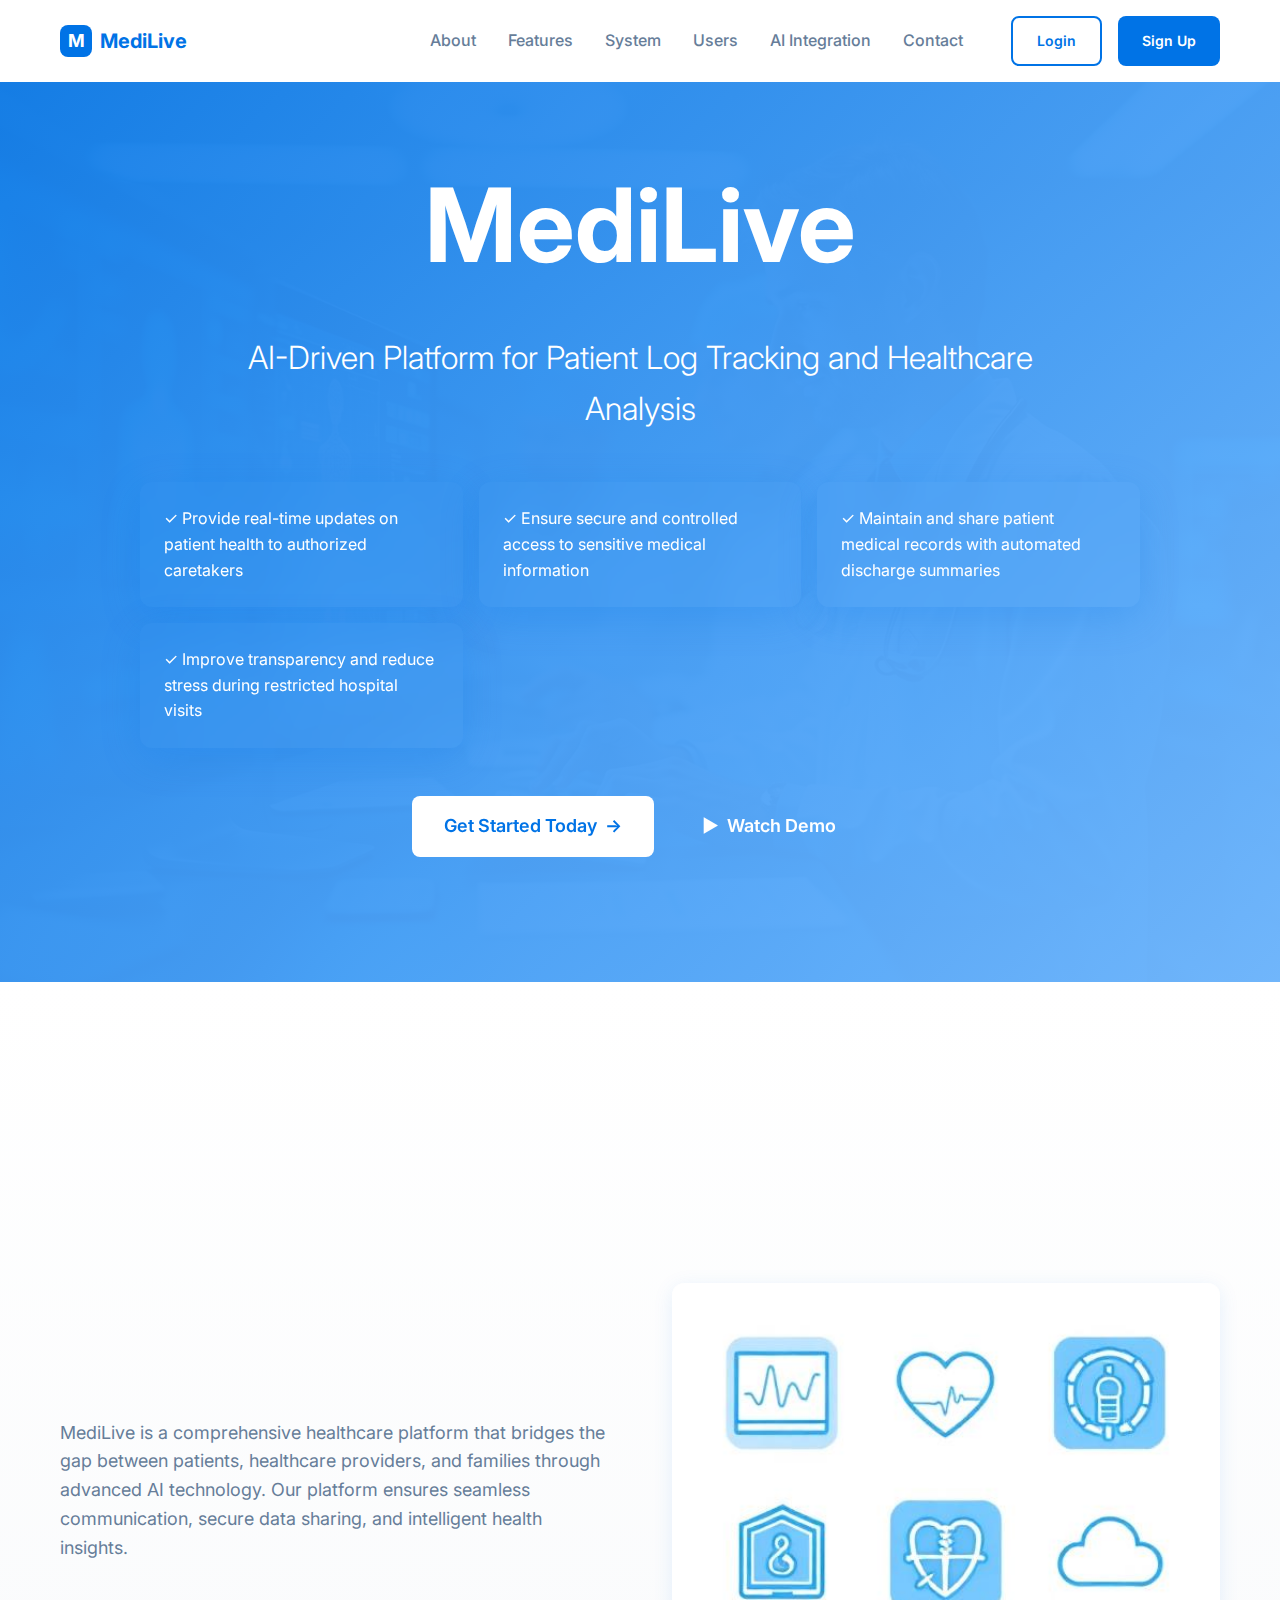
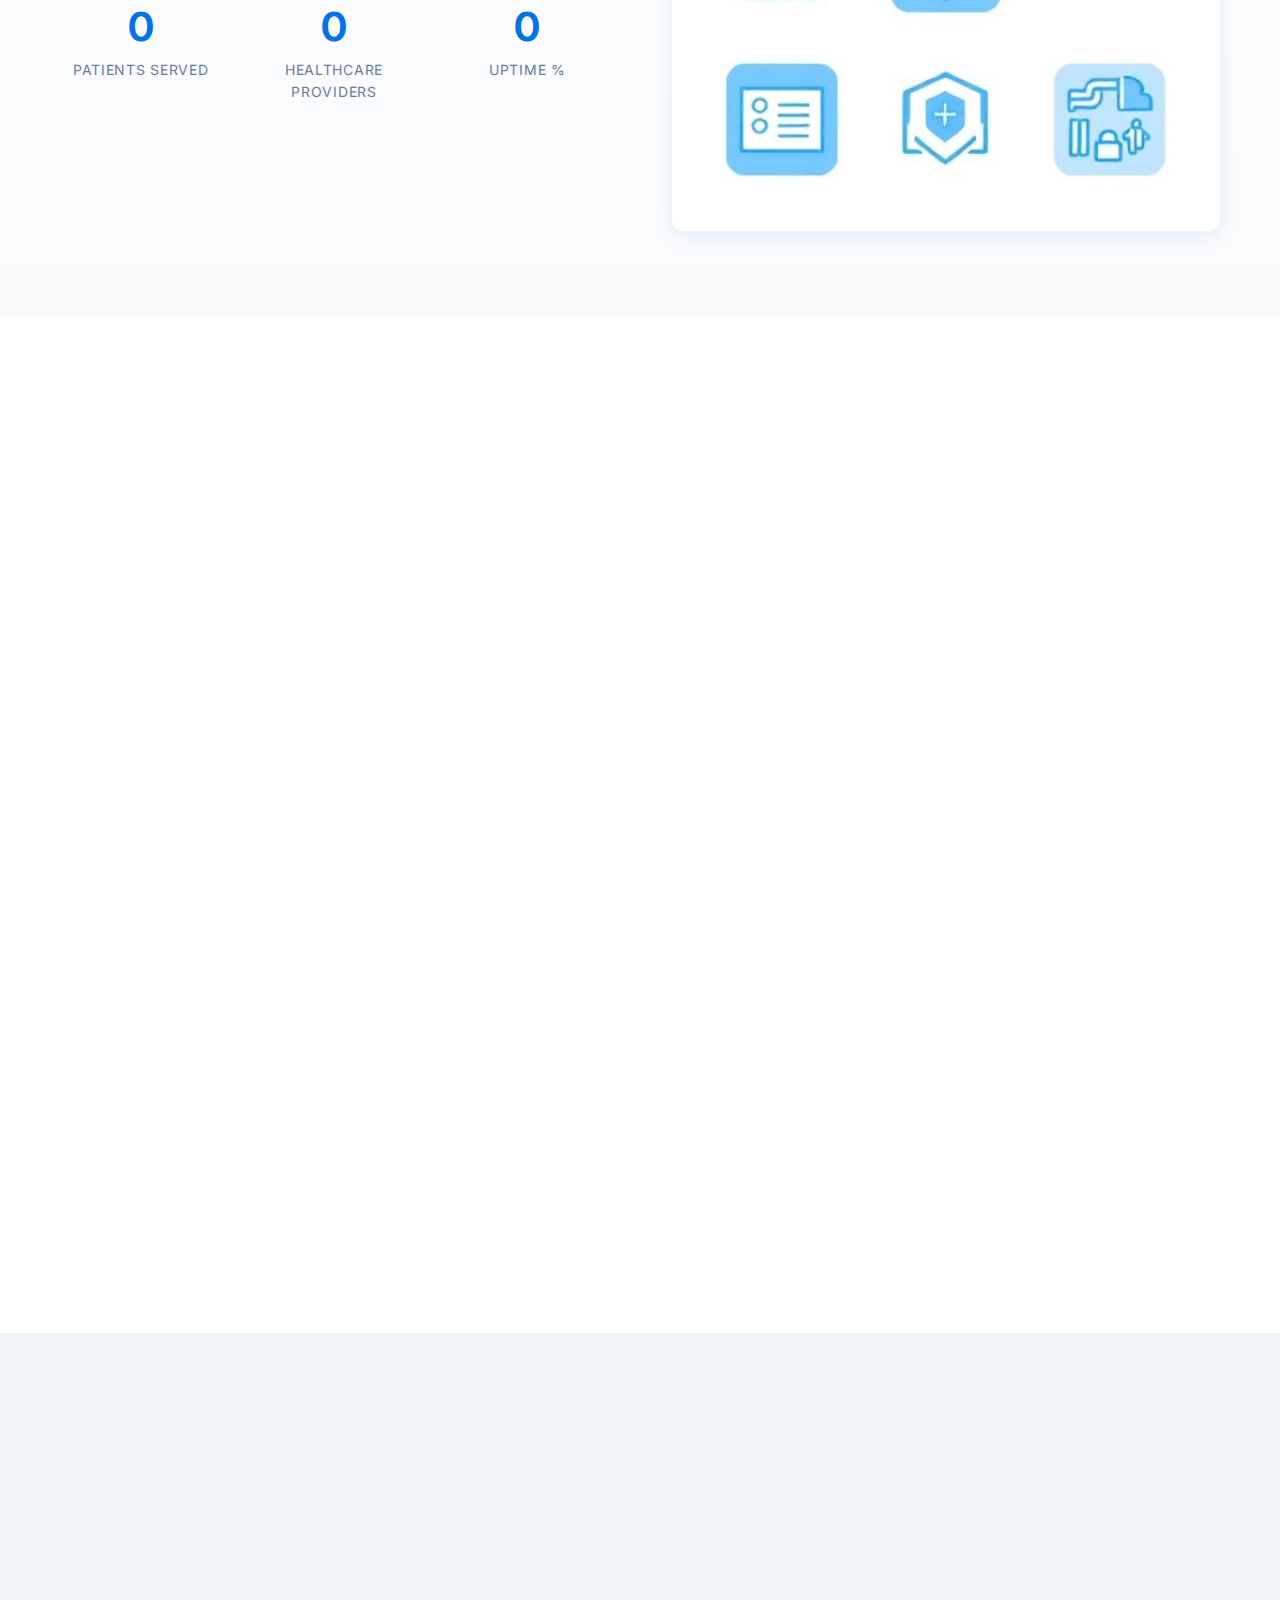
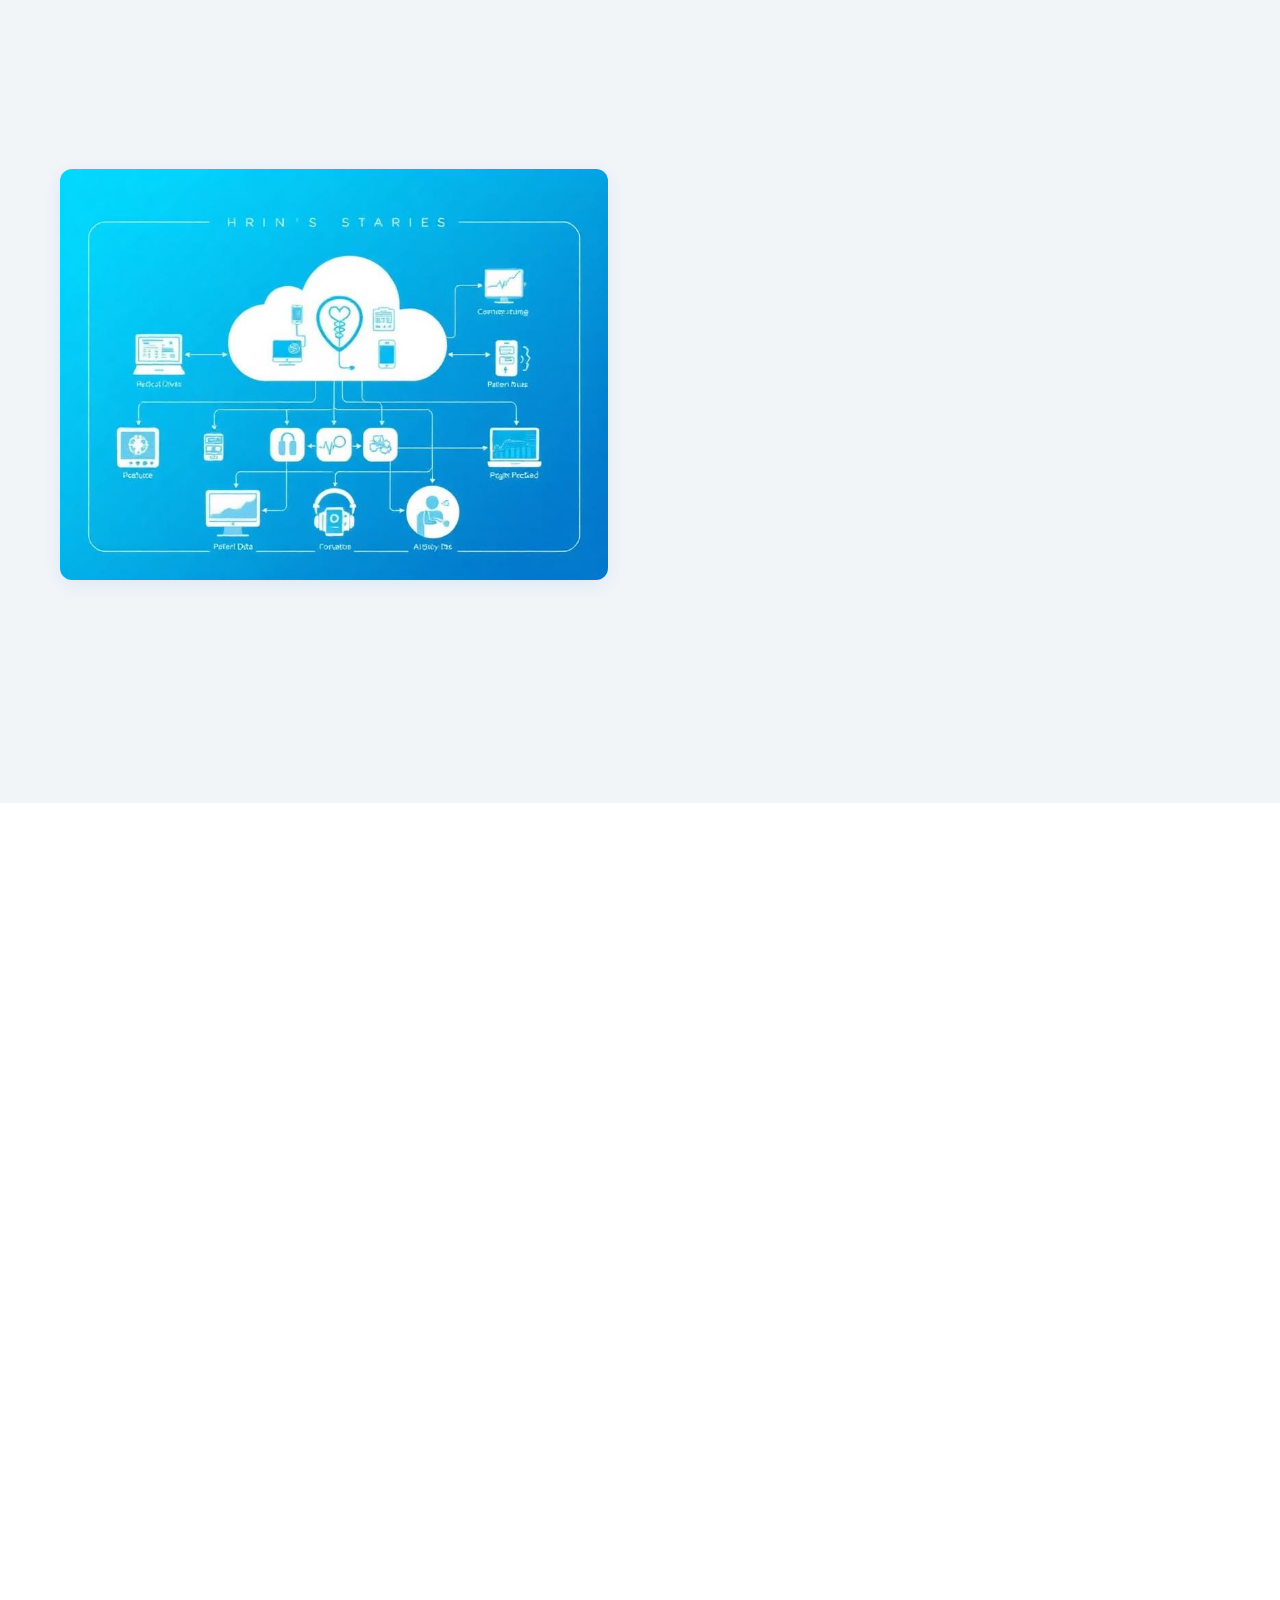
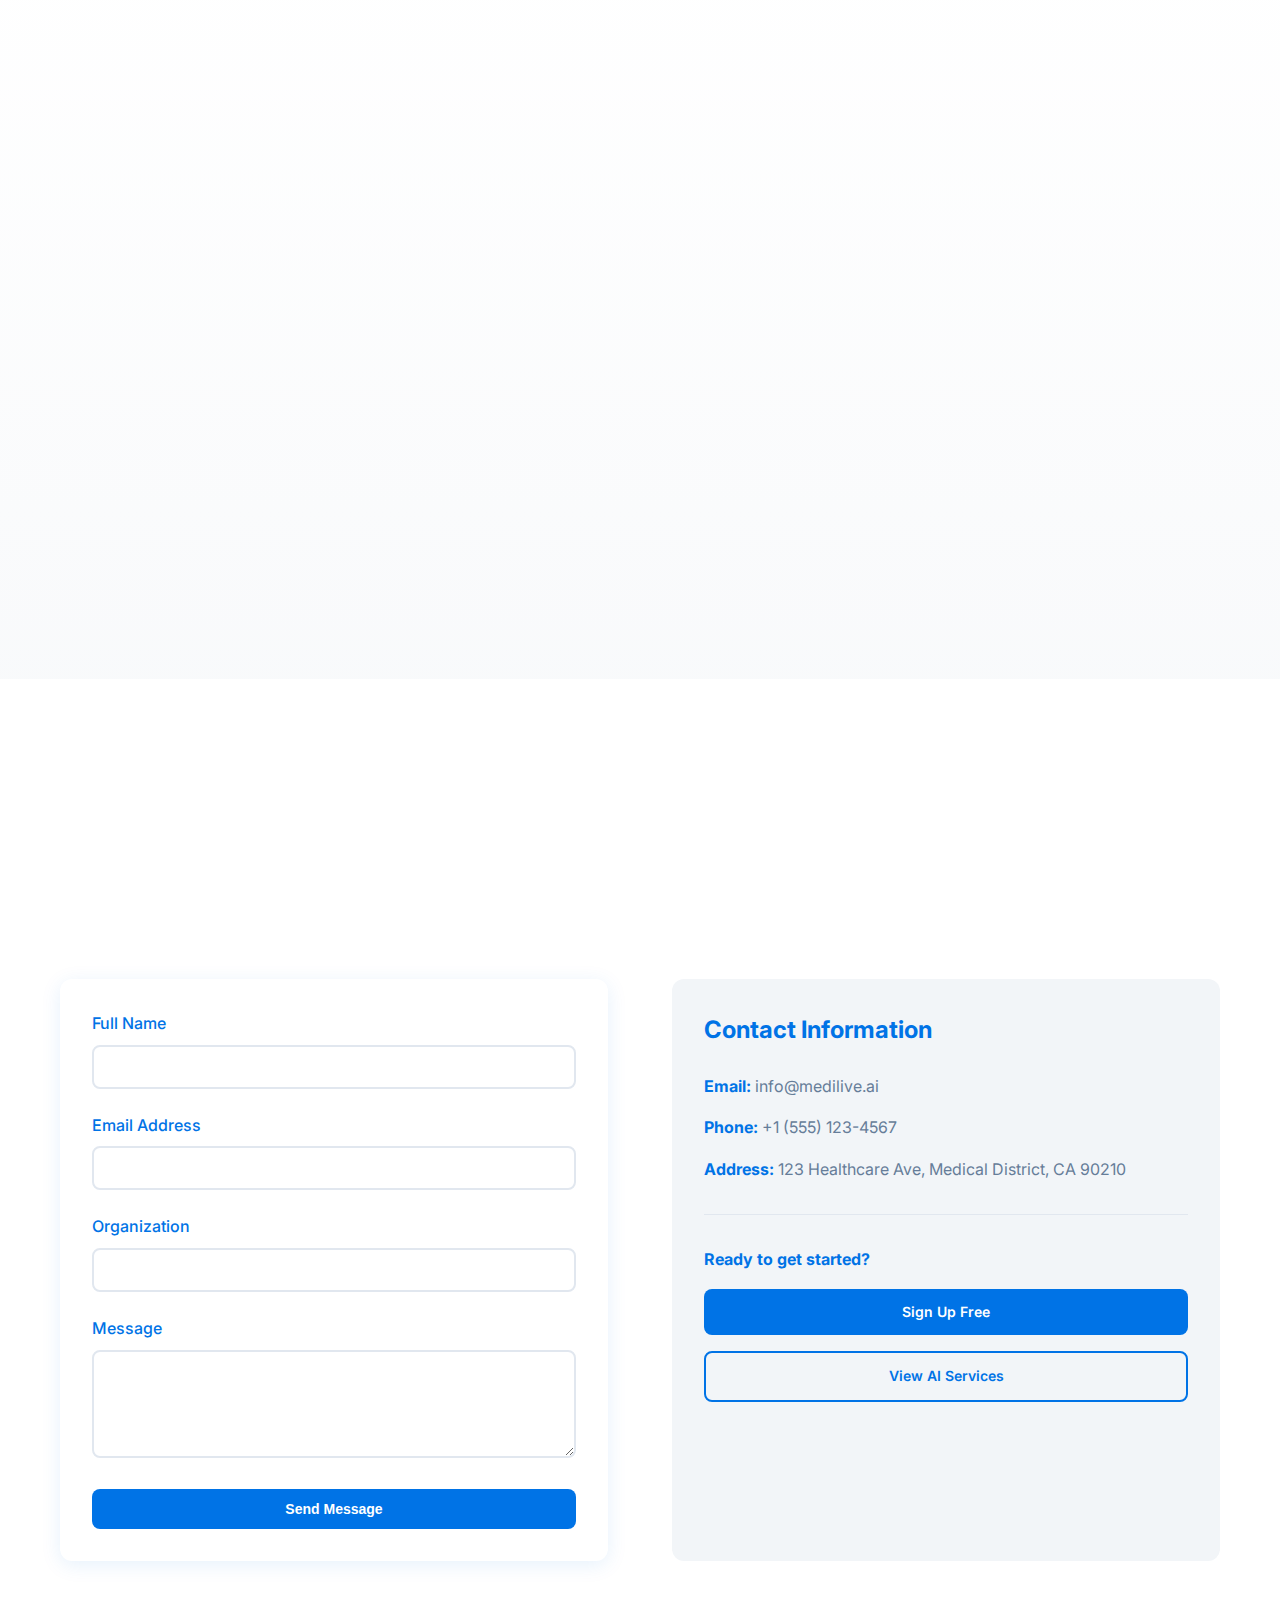
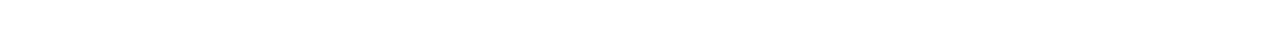
<file: target/classes/static/index.html>
<!DOCTYPE html>
<html lang="en">
<head>
    <meta charset="UTF-8">
    <meta name="viewport" content="width=device-width, initial-scale=1.0">
    <title>MediLive - AI-Driven Healthcare Platform</title>
    <meta name="description" content="AI-Driven Platform for Patient Log Tracking and Healthcare Analysis">
    <link rel="preconnect" href="https://fonts.googleapis.com">
    <link rel="preconnect" href="https://fonts.gstatic.com" crossorigin>
    <link href="https://fonts.googleapis.com/css2?family=Inter:wght@300;400;500;600;700&display=swap" rel="stylesheet">
    <link rel="stylesheet" href="index.css">
    <link rel="canonical" href="/">
</head>
<body>
    <!-- Navigation -->
    <nav id="navigation" class="fixed top-0 left-0 right-0 z-50 transition-smooth">
        <div class="container">
            <div class="nav-content">
                <!-- Logo -->
                <div class="logo">
                    <div class="logo-icon">
                        <span>M</span>
                    </div>
                    <span class="logo-text">MediLive</span>
                </div>

                <!-- Desktop Navigation -->
                <div class="nav-desktop">
                    <a href="#about" class="nav-link">About</a>
                    <a href="#features" class="nav-link">Features</a>
                    <a href="#system" class="nav-link">System</a>
                    <a href="#users" class="nav-link">Users</a>
                    <a href="#ai" class="nav-link">AI Integration</a>
                    <a href="#contact" class="nav-link">Contact</a>
                    <div class="nav-buttons">
                        <a href="login.html" class="btn btn-outline">Login</a>
                        <a href="signup.html" class="btn btn-primary">Sign Up</a>
                    </div>
                </div>

                <!-- Mobile Menu Button -->
                <button class="mobile-menu-btn" id="mobileMenuBtn">
                    <span class="hamburger"></span>
                </button>
            </div>
            <!-- Mobile Navigation -->
            <div class="nav-mobile" id="mobileNav">
                <a href="#about" class="nav-link-mobile">About</a>
                <a href="#features" class="nav-link-mobile">Features</a>
                <a href="#system" class="nav-link-mobile">System</a>
                <a href="#users" class="nav-link-mobile">Users</a>
                <a href="#ai" class="nav-link-mobile">AI Integration</a>
                <a href="#contact" class="nav-link-mobile">Contact</a>
                <div class="nav-buttons-mobile">
                    <a href="login.html" class="btn btn-outline">Login</a>
                    <a href="signup.html" class="btn btn-primary">Sign Up</a>
                </div>
            </div>
        </div>
    </nav>

    <!-- Hero Section -->
    <section class="hero">
        <div class="hero-bg"></div>
        <img src="src/images/hero-medical.jpg" alt="Healthcare professionals using AI technology" class="hero-image">
        
        <div class="hero-content">
            <div class="hero-container">
                <h1 class="hero-title animate-fade-in-up">MediLive</h1>
                <p class="hero-tagline animate-fade-in-up">AI-Driven Platform for Patient Log Tracking and Healthcare Analysis</p>
                
                <div class="hero-features animate-fade-in-up">
                    <div class="feature-grid">
                        <div class="feature-card">
                            <p>✓ Provide real-time updates on patient health to authorized caretakers</p>
                        </div>
                        <div class="feature-card">
                            <p>✓ Ensure secure and controlled access to sensitive medical information</p>
                        </div>
                        <div class="feature-card">
                            <p>✓ Maintain and share patient medical records with automated discharge summaries</p>
                        </div>
                        <div class="feature-card">
                            <p>✓ Improve transparency and reduce stress during restricted hospital visits</p>
                        </div>
                    </div>
                </div>
                
                <div class="hero-buttons animate-fade-in-up">
                    <a href="signup.html" class="btn btn-hero-primary">
                        Get Started Today
                        <span class="arrow">→</span>
                    </a>
                    <a href="ai-services.html" class="btn btn-hero-outline">
                        <span class="play">▶</span>
                        Watch Demo
                    </a>
                </div>
            </div>
            
            <div class="scroll-indicator animate-float">
                <div class="scroll-mouse">
                    <div class="scroll-wheel"></div>
                </div>
            </div>
        </div>
    </section>

    <!-- About Section -->
    <section id="about" class="section section-about">
        <div class="container">
            <div class="section-header">
                <h2>About MediLive</h2>
                <p>Revolutionizing healthcare with AI-powered patient management and real-time monitoring solutions</p>
            </div>
            <div class="about-content">
                <div class="about-text">
                    <p>MediLive is a comprehensive healthcare platform that bridges the gap between patients, healthcare providers, and families through advanced AI technology. Our platform ensures seamless communication, secure data sharing, and intelligent health insights.</p>
                    <div class="about-stats">
                        <div class="stat">
                            <div class="stat-number" data-target="10000">0</div>
                            <div class="stat-label">Patients Served</div>
                        </div>
                        <div class="stat">
                            <div class="stat-number" data-target="500">0</div>
                            <div class="stat-label">Healthcare Providers</div>
                        </div>
                        <div class="stat">
                            <div class="stat-number" data-target="99">0</div>
                            <div class="stat-label">Uptime %</div>
                        </div>
                    </div>
                </div>
                <div class="about-image">
                    <img src="src/images/medical-features.jpg" alt="Medical professionals collaborating" loading="lazy">
                </div>
            </div>
        </div>
    </section>

    <!-- Features Section -->
    <section id="features" class="section">
        <div class="container">
            <div class="section-header">
                <h2>Key Features</h2>
                <p>Comprehensive healthcare solutions powered by cutting-edge AI technology</p>
            </div>
            <div class="features-grid">
                <div class="feature-item">
                    <div class="feature-icon">📡</div>
                    <h3>Real-time Updates</h3>
                    <p>WebSocket-powered live updates ensure caretakers receive instant notifications about patient status changes and vital signs.</p>
                </div>
                <div class="feature-item">
                    <div class="feature-icon">🔐</div>
                    <h3>Secure Access</h3>
                    <p>Advanced JWT authentication and RBAC ensure only authorized personnel can access sensitive medical information.</p>
                </div>
                <div class="feature-item">
                    <div class="feature-icon">📋</div>
                    <h3>Automated Summaries</h3>
                    <p>AI-generated discharge summaries and medical reports save time and ensure comprehensive documentation.</p>
                </div>
                <div class="feature-item">
                    <div class="feature-icon">☁️</div>
                    <h3>Cloud Storage</h3>
                    <p>Secure cloud-based medical record management with 99.9% uptime and automated backups.</p>
                </div>
                <div class="feature-item">
                    <div class="feature-icon">🤖</div>
                    <h3>AI Reports</h3>
                    <p>Intelligent health insights and predictive analytics help healthcare providers make informed decisions.</p>
                </div>
                <div class="feature-item">
                    <div class="feature-icon">📱</div>
                    <h3>Mobile Access</h3>
                    <p>Full-featured mobile app ensures healthcare providers can access patient data anywhere, anytime.</p>
                </div>
            </div>
        </div>
    </section>

    <!-- System Design Section -->
    <section id="system" class="section section-system">
        <div class="container">
            <div class="section-header">
                <h2>System Architecture</h2>
                <p>Enterprise-grade infrastructure designed for scalability, security, and reliability</p>
            </div>
            <div class="system-content">
                <div class="system-diagram">
                    <img src="src/images/system-architecture.jpg" alt="MediLive System Architecture" loading="lazy">
                </div>
                <div class="system-details">
                    <div class="system-layer">
                        <h4>Authentication Layer</h4>
                        <p>Multi-factor authentication with JWT tokens and RBAC for secure access control</p>
                    </div>
                    <div class="system-layer">
                        <h4>Patient Records Database</h4>
                        <p>HIPAA-compliant encrypted database with real-time synchronization capabilities</p>
                    </div>
                    <div class="system-layer">
                        <h4>Caretaker Access Portal</h4>
                        <p>Intuitive dashboard for family members and authorized caretakers</p>
                    </div>
                    <div class="system-layer">
                        <h4>Cloud Storage</h4>
                        <p>Scalable cloud infrastructure with automated backups and disaster recovery</p>
                    </div>
                    <div class="system-layer">
                        <h4>AI Services</h4>
                        <p>Machine learning models for predictive analytics and automated report generation</p>
                    </div>
                </div>
            </div>
        </div>
    </section>

    <!-- Users Section -->
    <section id="users" class="section">
        <div class="container">
            <div class="section-header">
                <h2>Users & Benefits</h2>
                <p>Connecting all stakeholders in the healthcare ecosystem</p>
            </div>
            <div class="users-grid">
                <div class="user-card">
                    <div class="user-icon">👨‍⚕️</div>
                    <h3>Doctors</h3>
                    <ul>
                        <li>Real-time patient monitoring</li>
                        <li>AI-assisted diagnosis</li>
                        <li>Automated documentation</li>
                        <li>Secure communication</li>
                    </ul>
                </div>
                <div class="user-card">
                    <div class="user-icon">🏥</div>
                    <h3>Hospitals</h3>
                    <ul>
                        <li>Streamlined operations</li>
                        <li>Compliance management</li>
                        <li>Resource optimization</li>
                        <li>Analytics dashboard</li>
                    </ul>
                </div>
                <!-- <div class="user-card">
                    <div class="user-icon">🧑‍🤝‍🧑</div>
                    <h3>Patients</h3>
                    <ul>
                        <li>Access to medical records</li>
                        <li>Family communication</li>
                        <li>Treatment transparency</li>
                        <li>Appointment scheduling</li>
                    </ul>
                </div> -->
                <div class="user-card">
                    <div class="user-icon">💊</div>
                    <h3>Pharmacies</h3>
                    <ul>
                        <li>Prescription management</li>
                        <li>Drug interaction alerts</li>
                        <li>Inventory tracking</li>
                        <li>Insurance verification</li>
                    </ul>
                </div>
                <div class="user-card">
                    <div class="user-icon">👨‍👩‍👧‍👦</div>
                    <h3>Families</h3>
                    <ul>
                        <li>Real-time health updates</li>
                        <li>Secure messaging</li>
                        <li>Visit scheduling</li>
                        <li>Care coordination</li>
                    </ul>
                </div>
            </div>
        </div>
    </section>

    <!-- AI Integration Section -->
    <section id="ai" class="section section-ai">
        <div class="container">
            <div class="section-header">
                <h2>AI Integration</h2>
                <p>Advanced artificial intelligence features for enhanced healthcare delivery</p>
            </div>
            <div class="ai-features">
                <div class="ai-feature">
                    <div class="ai-icon">🔮</div>
                    <h3>Predictive Analytics</h3>
                    <p>Machine learning algorithms analyze patient data to predict health risks and suggest preventive measures before issues arise.</p>
                    <a href="ai-services.html" class="feature-link">Learn More →</a>
                </div>
                <div class="ai-feature">
                    <div class="ai-icon">📊</div>
                    <h3>Health Insights</h3>
                    <p>AI-powered analysis of medical records provides actionable insights for personalized treatment plans and care optimization.</p>
                    <a href="ai-services.html" class="feature-link">Learn More →</a>
                </div>
                <div class="ai-feature">
                    <div class="ai-icon">💬</div>
                    <h3>Chatbot Assistance</h3>
                    <p>24/7 AI chatbot provides instant support to families, answering questions and providing guidance when needed.</p>
                    <a href="ai-services.html" class="feature-link">Learn More →</a>
                </div>
            </div>
        </div>
    </section>

    <!-- Contact Section -->
    <section id="contact" class="section">
        <div class="container">
            <div class="section-header">
                <h2>Get Started Today</h2>
                <p>Ready to transform your healthcare experience? Contact us or sign up now</p>
            </div>
            <div class="contact-content">
                <form class="contact-form" id="contactForm">
                    <div class="form-group">
                        <label for="name">Full Name</label>
                        <input type="text" id="name" name="name" required>
                    </div>
                    <div class="form-group">
                        <label for="email">Email Address</label>
                        <input type="email" id="email" name="email" required>
                    </div>
                    <div class="form-group">
                        <label for="organization">Organization</label>
                        <input type="text" id="organization" name="organization">
                    </div>
                    <div class="form-group">
                        <label for="message">Message</label>
                        <textarea id="message" name="message" rows="5" required></textarea>
                    </div>
                    <button type="submit" class="btn btn-primary btn-full">Send Message</button>
                </form>
                <div class="contact-info">
                    <h3>Contact Information</h3>
                    <div class="contact-item">
                        <strong>Email:</strong> info@medilive.ai
                    </div>
                    <div class="contact-item">
                        <strong>Phone:</strong> +1 (555) 123-4567
                    </div>
                    <div class="contact-item">
                        <strong>Address:</strong> 123 Healthcare Ave, Medical District, CA 90210
                    </div>
                    <div class="cta-section">
                        <h4>Ready to get started?</h4>
                        <div class="cta-buttons">
                            <a href="signup.html" class="btn btn-primary">Sign Up Free</a>
                            <a href="ai-services.html" class="btn btn-outline">View AI Services</a>
                        </div>
                    </div>
                </div>
            </div>
        </div>
    </section>
<!-- 
     Footer
    <footer class="footer">
        <div class="container">
            <div class="footer-content">
                <div class="footer-brand">
                    <div class="logo">
                        <div class="logo-icon">
                            <span>M</span>
                        </div>
                        <span class="logo-text">MediLive</span>
                    </div>
                    <p>AI-Driven Platform for Patient Log Tracking and Healthcare Analysis</p>
                </div>
                <div class="footer-links">
                    <div class="footer-column">
                        <h4>Platform</h4>
                        <a href="#features">Features</a>
                        <a href="#system">System</a>
                        <a href="ai-services.html">AI Services</a>
                        <a href="#about">About</a>
                    </div>
                    <div class="footer-column">
                        <h4>Support</h4>
                        <a href="#contact">Contact</a>
                        <a href="#">Documentation</a>
                        <a href="#">Privacy Policy</a>
                        <a href="#">Terms of Service</a>
                    </div>
                    <div class="footer-column">
                        <h4>Account</h4>
                        <a href="login.html">Login</a>
                        <a href="signup.html">Sign Up</a>
                        <a href="#">Pricing</a>
                        <a href="#">Support</a>
                    </div>
                </div>
            </div>
            <div class="footer-bottom">
                <p>&copy; 2024 MediLive. All rights reserved. Built with ❤️ for healthcare.</p>
            </div>
        </div>
    </footer> -->

    <script src="index.js"></script>
</body>
</html>
</file>
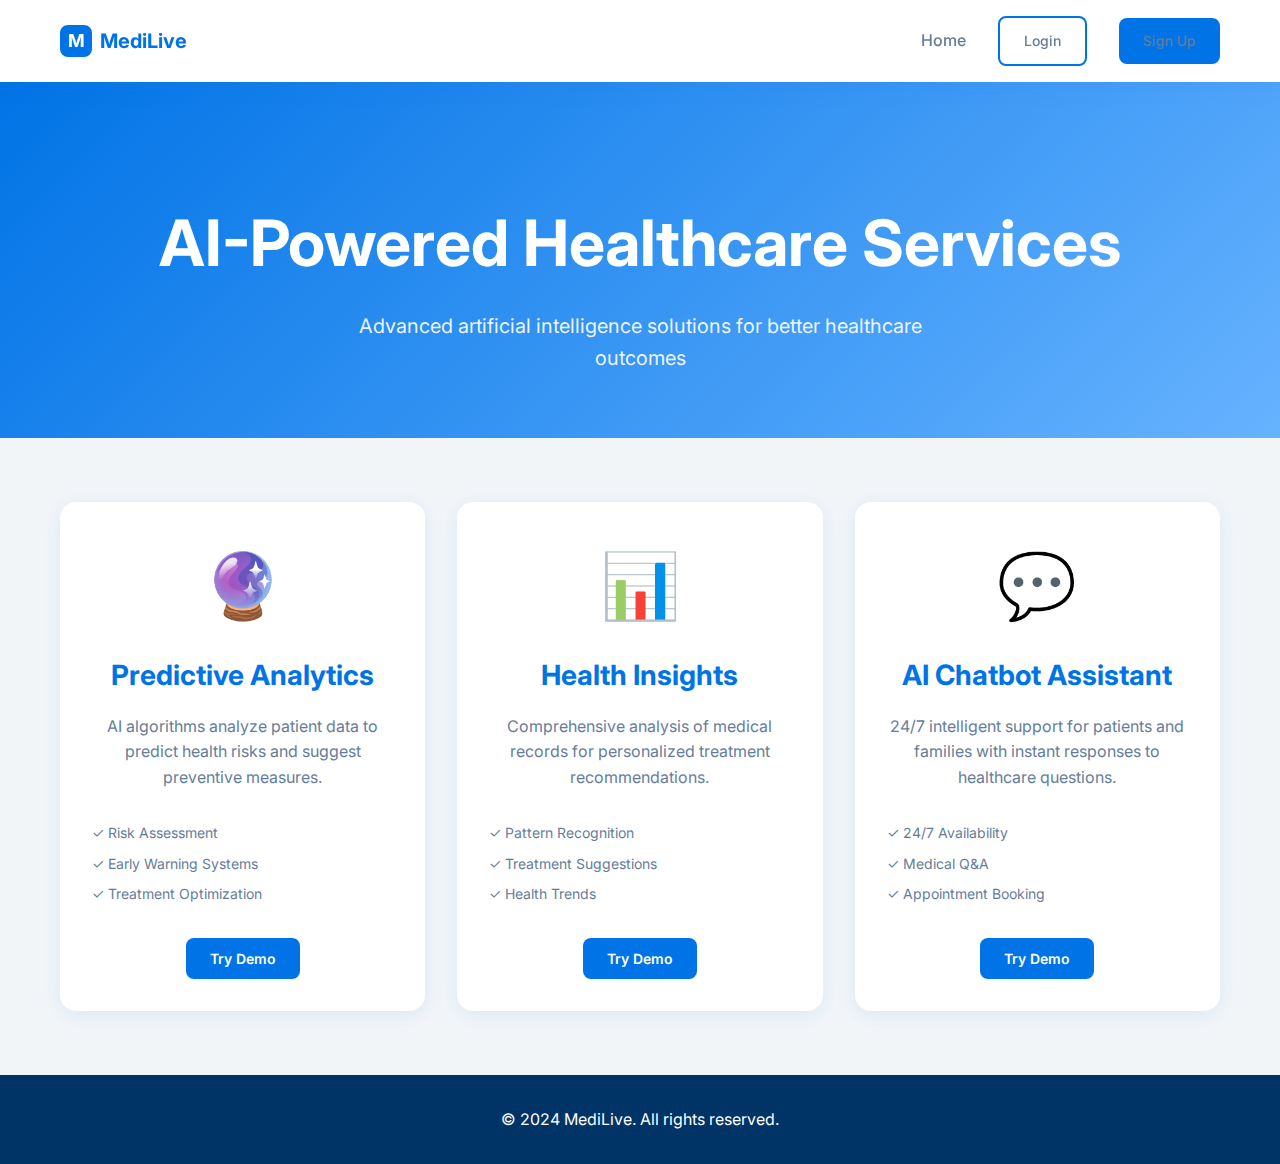
<file: target/classes/static/ai-services.html>
<!DOCTYPE html>
<html lang="en">
<head>
    <meta charset="UTF-8">
    <meta name="viewport" content="width=device-width, initial-scale=1.0">
    <title>AI Services - MediLive</title>
    <meta name="description" content="Advanced AI Services for Healthcare - Predictive Analytics, Health Insights, and Chatbot Assistance">
    <link rel="preconnect" href="https://fonts.googleapis.com">
    <link rel="preconnect" href="https://fonts.gstatic.com" crossorigin>
    <link href="https://fonts.googleapis.com/css2?family=Inter:wght@300;400;500;600;700&display=swap" rel="stylesheet">
    <link rel="stylesheet" href="ai-services.css">
</head>
<body>
    <nav class="navbar">
        <div class="container">
            <a href="home.html" class="logo">
                <div class="logo-icon"><span>M</span></div>
                <span class="logo-text">MediLive</span>
            </a>
            <div class="nav-links">
                <a href="home.html">Home</a>
                <a href="login.html" class="btn btn-outline">Login</a>
                <a href="signup.html" class="btn btn-primary">Sign Up</a>
            </div>
        </div>
    </nav>

    <main>
        <section class="hero-ai">
            <div class="container">
                <h1>AI-Powered Healthcare Services</h1>
                <p>Advanced artificial intelligence solutions for better healthcare outcomes</p>
            </div>
        </section>

        <section class="ai-services">
            <div class="container">
                <div class="service-card" data-service="predictive">
                    <div class="service-icon">🔮</div>
                    <h2>Predictive Analytics</h2>
                    <p>AI algorithms analyze patient data to predict health risks and suggest preventive measures.</p>
                    <div class="service-features">
                        <div class="feature">✓ Risk Assessment</div>
                        <div class="feature">✓ Early Warning Systems</div>
                        <div class="feature">✓ Treatment Optimization</div>
                    </div>
                    <button class="btn btn-primary" onclick="openDemo('predictive')">Try Demo</button>
                </div>

                <div class="service-card" data-service="insights">
                    <div class="service-icon">📊</div>
                    <h2>Health Insights</h2>
                    <p>Comprehensive analysis of medical records for personalized treatment recommendations.</p>
                    <div class="service-features">
                        <div class="feature">✓ Pattern Recognition</div>
                        <div class="feature">✓ Treatment Suggestions</div>
                        <div class="feature">✓ Health Trends</div>
                    </div>
                    <button class="btn btn-primary" onclick="openDemo('insights')">Try Demo</button>
                </div>

                <div class="service-card" data-service="chatbot">
                    <div class="service-icon">💬</div>
                    <h2>AI Chatbot Assistant</h2>
                    <p>24/7 intelligent support for patients and families with instant responses to healthcare questions.</p>
                    <div class="service-features">
                        <div class="feature">✓ 24/7 Availability</div>
                        <div class="feature">✓ Medical Q&A</div>
                        <div class="feature">✓ Appointment Booking</div>
                    </div>
                    <button class="btn btn-primary" onclick="openDemo('chatbot')">Try Demo</button>
                </div>
            </div>
        </section>

        <section class="demo-area" id="demoArea" style="display: none;">
            <div class="container">
                <div class="demo-header">
                    <h3 id="demoTitle">AI Service Demo</h3>
                    <button class="close-demo" onclick="closeDemo()">×</button>
                </div>
                <div class="demo-content" id="demoContent">
                    <!-- Demo content will be loaded here -->
                </div>
            </div>
        </section>
    </main>

    <footer class="footer">
        <div class="container">
            <p>&copy; 2024 MediLive. All rights reserved.</p>
        </div>
    </footer>

    <script src="ai-services.js"></script>
</body>
</html>
</file>
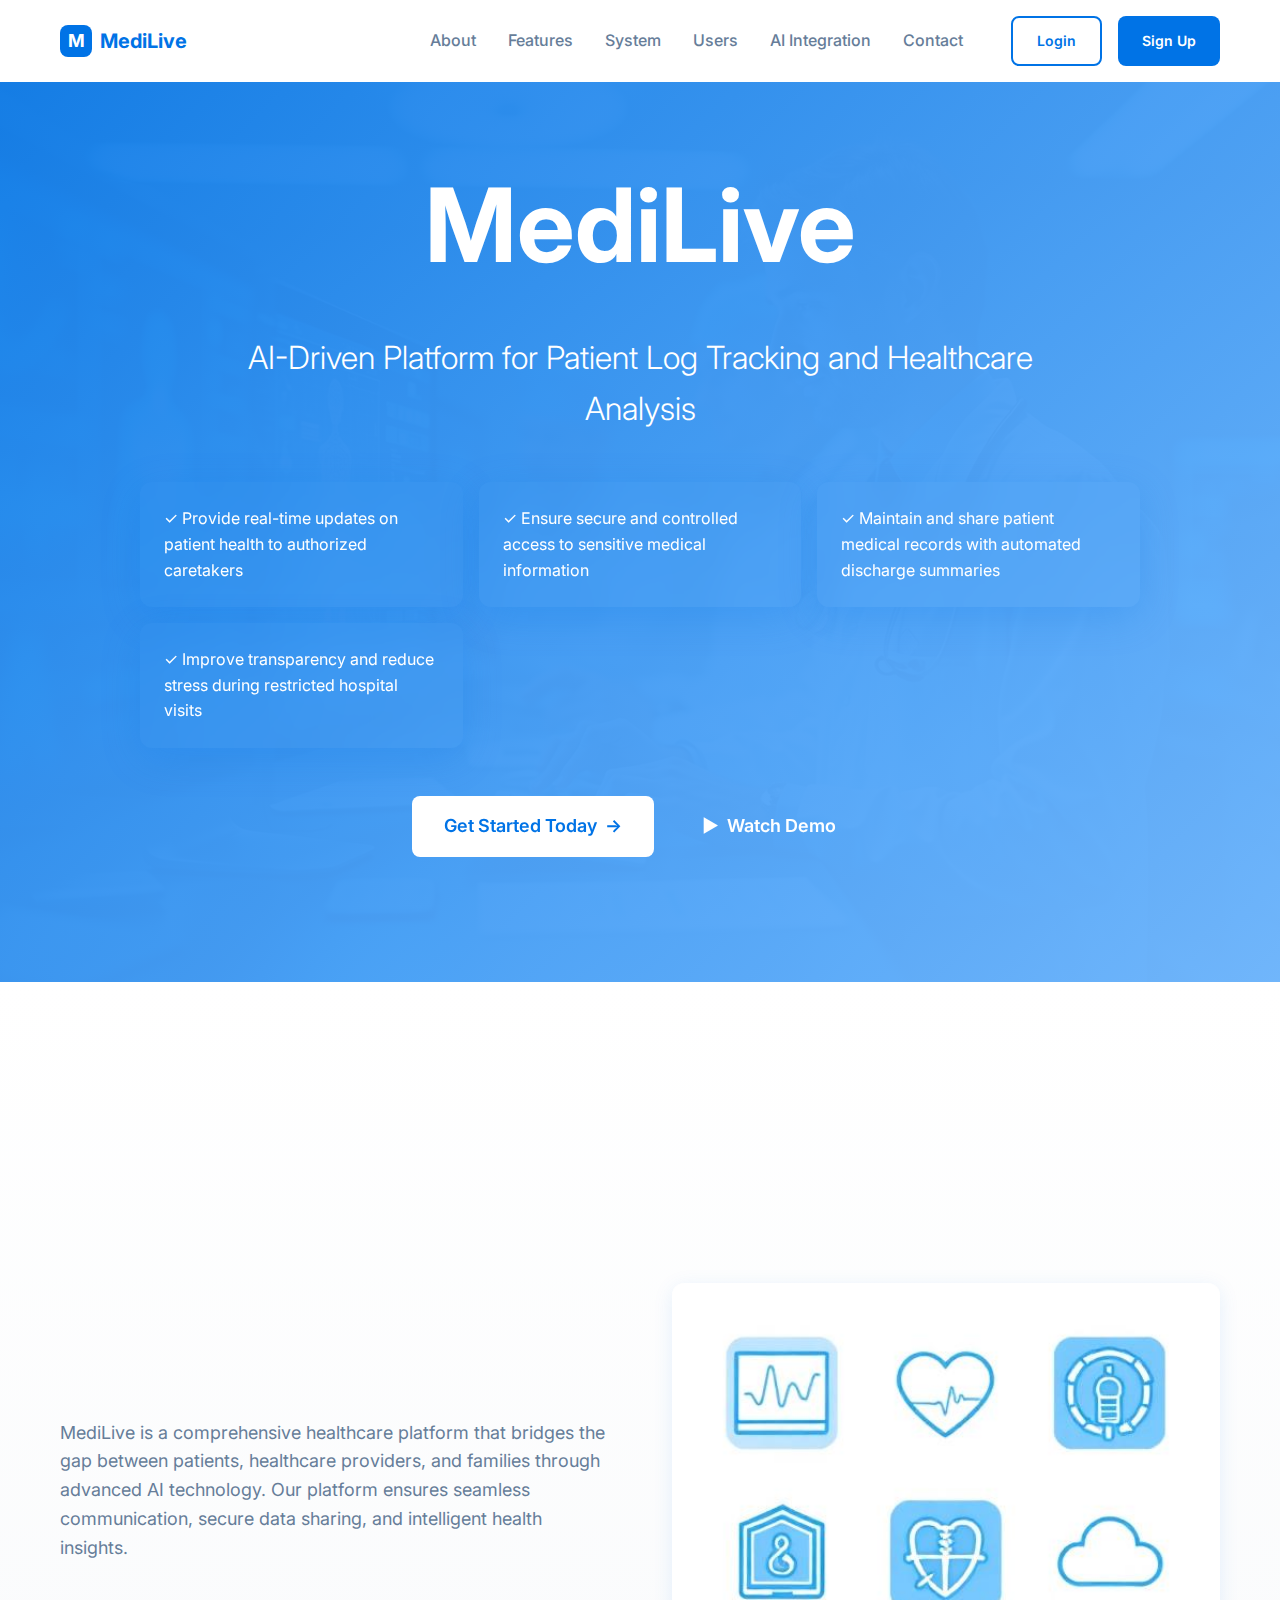
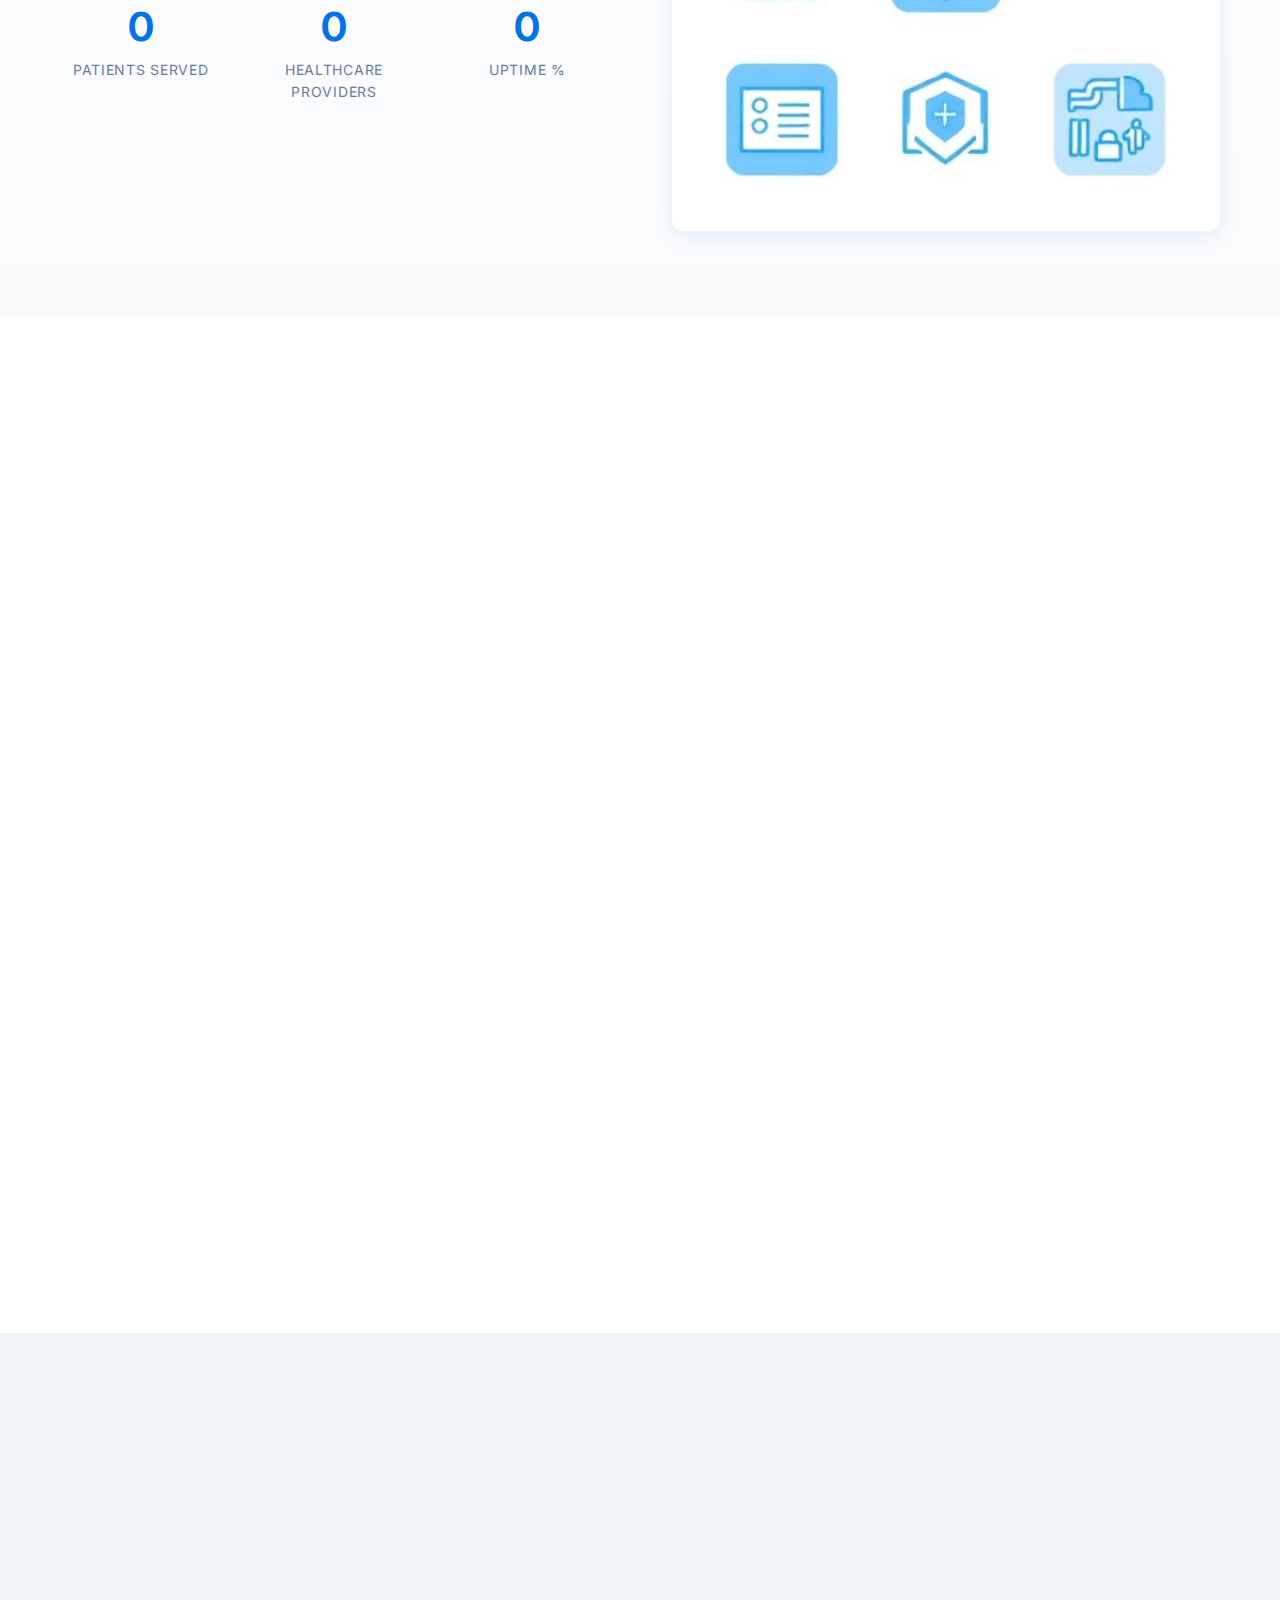
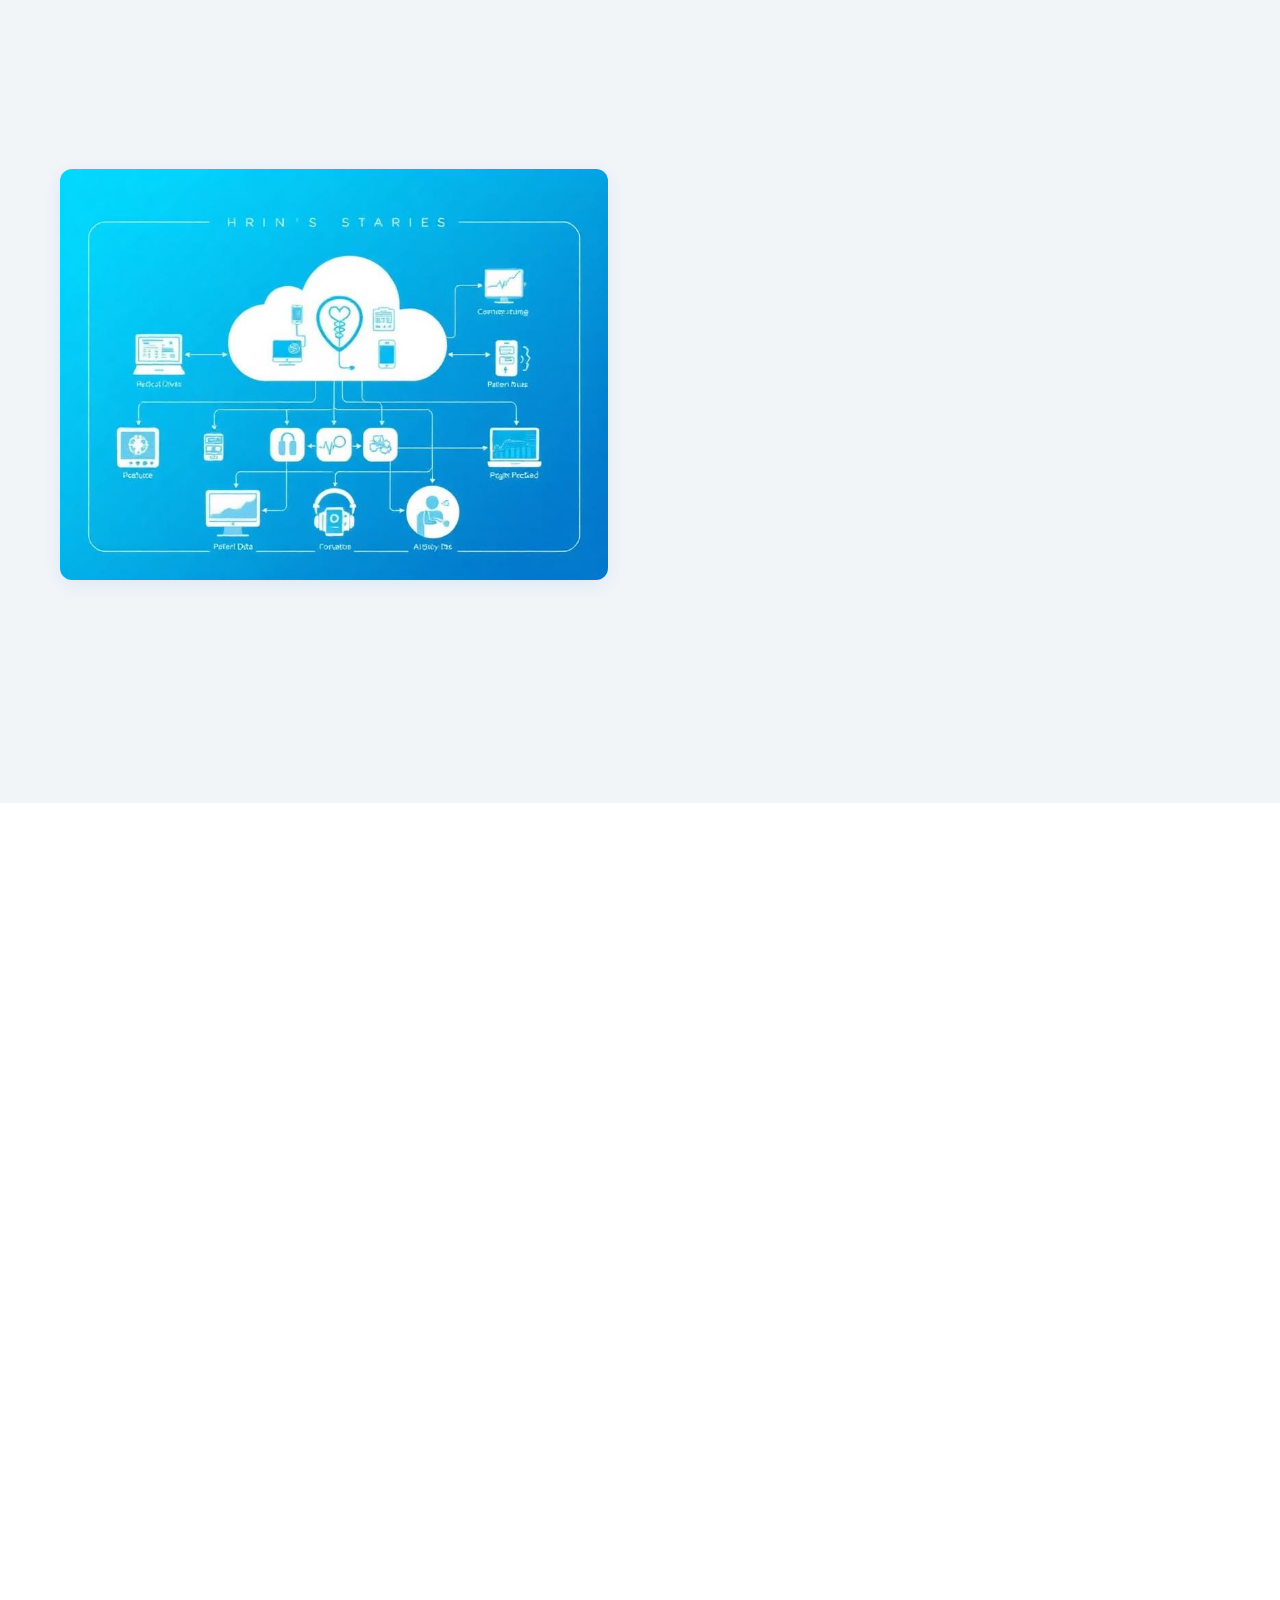
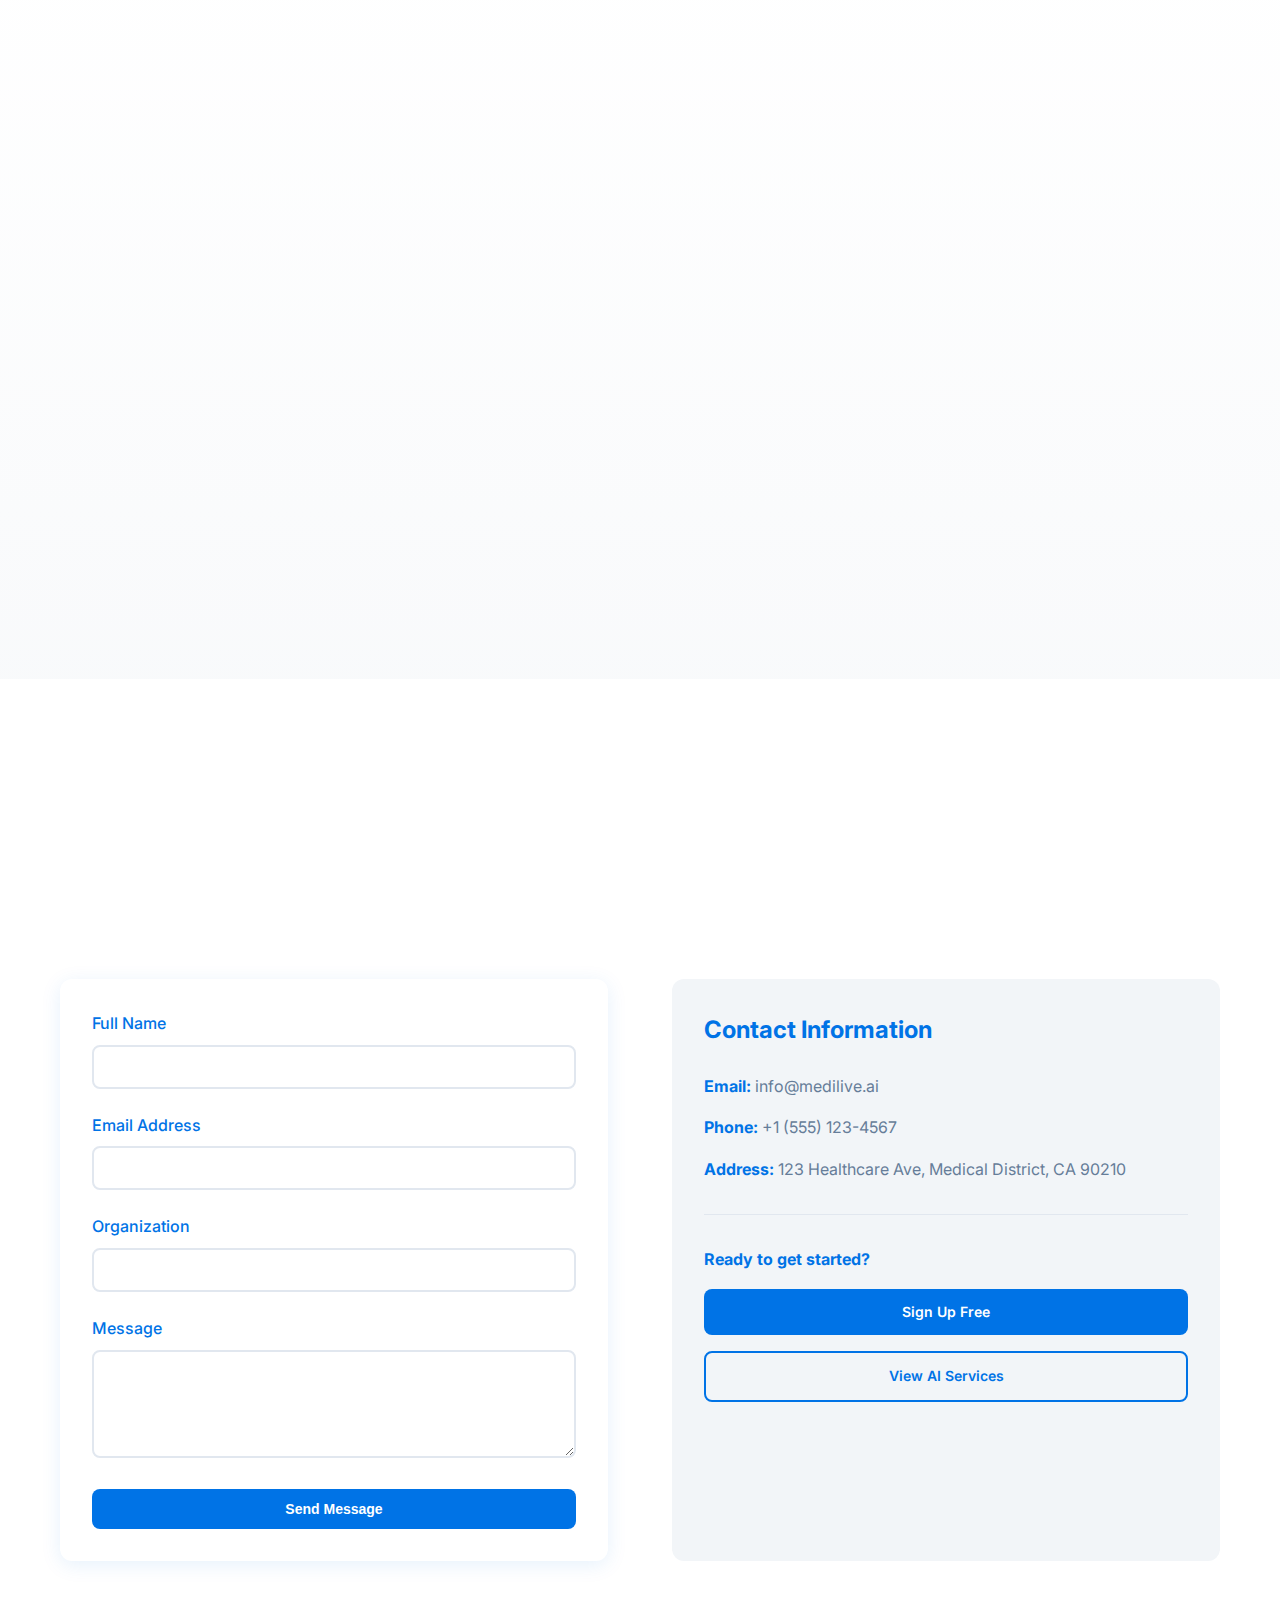
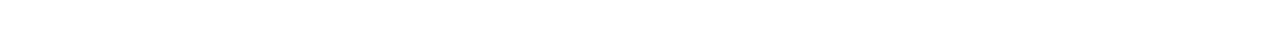
<file: target/classes/static/home.html>
<!DOCTYPE html>
<html lang="en">
<head>
    <meta charset="UTF-8">
    <meta name="viewport" content="width=device-width, initial-scale=1.0">
    <title>MediLive - AI-Driven Healthcare Platform</title>
    <meta name="description" content="AI-Driven Platform for Patient Log Tracking and Healthcare Analysis">
    <link rel="preconnect" href="https://fonts.googleapis.com">
    <link rel="preconnect" href="https://fonts.gstatic.com" crossorigin>
    <link href="https://fonts.googleapis.com/css2?family=Inter:wght@300;400;500;600;700&display=swap" rel="stylesheet">
    <link rel="stylesheet" href="home.css">
    <link rel="canonical" href="/">
</head>
<body>
    <!-- Navigation -->
    <nav id="navigation" class="fixed top-0 left-0 right-0 z-50 transition-smooth">
        <div class="container">
            <div class="nav-content">
                <!-- Logo -->
                <div class="logo">
                    <div class="logo-icon">
                        <span>M</span>
                    </div>
                    <span class="logo-text">MediLive</span>
                </div>

                <!-- Desktop Navigation -->
                <div class="nav-desktop">
                    <a href="#about" class="nav-link">About</a>
                    <a href="#features" class="nav-link">Features</a>
                    <a href="#system" class="nav-link">System</a>
                    <a href="#users" class="nav-link">Users</a>
                    <a href="#ai" class="nav-link">AI Integration</a>
                    <a href="#contact" class="nav-link">Contact</a>
                    <div class="nav-buttons">
                        <a href="login.html" class="btn btn-outline">Login</a>
                        <a href="signup.html" class="btn btn-primary">Sign Up</a>
                    </div>
                </div>

                <!-- Mobile Menu Button -->
                <button class="mobile-menu-btn" id="mobileMenuBtn">
                    <span class="hamburger"></span>
                </button>
            </div>
            <!-- Mobile Navigation -->
            <div class="nav-mobile" id="mobileNav">
                <a href="#about" class="nav-link-mobile">About</a>
                <a href="#features" class="nav-link-mobile">Features</a>
                <a href="#system" class="nav-link-mobile">System</a>
                <a href="#users" class="nav-link-mobile">Users</a>
                <a href="#ai" class="nav-link-mobile">AI Integration</a>
                <a href="#contact" class="nav-link-mobile">Contact</a>
                <div class="nav-buttons-mobile">
                    <a href="login.html" class="btn btn-outline">Login</a>
                    <a href="signup.html" class="btn btn-primary">Sign Up</a>
                </div>
            </div>
        </div>
    </nav>

    <!-- Hero Section -->
    <section class="hero">
        <div class="hero-bg"></div>
        <img src="src/images/hero-medical.jpg" alt="Healthcare professionals using AI technology" class="hero-image">
        
        <div class="hero-content">
            <div class="hero-container">
                <h1 class="hero-title animate-fade-in-up">MediLive</h1>
                <p class="hero-tagline animate-fade-in-up">AI-Driven Platform for Patient Log Tracking and Healthcare Analysis</p>
                
                <div class="hero-features animate-fade-in-up">
                    <div class="feature-grid">
                        <div class="feature-card">
                            <p>✓ Provide real-time updates on patient health to authorized caretakers</p>
                        </div>
                        <div class="feature-card">
                            <p>✓ Ensure secure and controlled access to sensitive medical information</p>
                        </div>
                        <div class="feature-card">
                            <p>✓ Maintain and share patient medical records with automated discharge summaries</p>
                        </div>
                        <div class="feature-card">
                            <p>✓ Improve transparency and reduce stress during restricted hospital visits</p>
                        </div>
                    </div>
                </div>
                
                <div class="hero-buttons animate-fade-in-up">
                    <a href="signup.html" class="btn btn-hero-primary">
                        Get Started Today
                        <span class="arrow">→</span>
                    </a>
                    <a href="ai-services.html" class="btn btn-hero-outline">
                        <span class="play">▶</span>
                        Watch Demo
                    </a>
                </div>
            </div>
            
            <div class="scroll-indicator animate-float">
                <div class="scroll-mouse">
                    <div class="scroll-wheel"></div>
                </div>
            </div>
        </div>
    </section>

    <!-- About Section -->
    <section id="about" class="section section-about">
        <div class="container">
            <div class="section-header">
                <h2>About MediLive</h2>
                <p>Revolutionizing healthcare with AI-powered patient management and real-time monitoring solutions</p>
            </div>
            <div class="about-content">
                <div class="about-text">
                    <p>MediLive is a comprehensive healthcare platform that bridges the gap between patients, healthcare providers, and families through advanced AI technology. Our platform ensures seamless communication, secure data sharing, and intelligent health insights.</p>
                    <div class="about-stats">
                        <div class="stat">
                            <div class="stat-number" data-target="10000">0</div>
                            <div class="stat-label">Patients Served</div>
                        </div>
                        <div class="stat">
                            <div class="stat-number" data-target="500">0</div>
                            <div class="stat-label">Healthcare Providers</div>
                        </div>
                        <div class="stat">
                            <div class="stat-number" data-target="99">0</div>
                            <div class="stat-label">Uptime %</div>
                        </div>
                    </div>
                </div>
                <div class="about-image">
                    <img src="src/images/medical-features.jpg" alt="Medical professionals collaborating" loading="lazy">
                </div>
            </div>
        </div>
    </section>

    <!-- Features Section -->
    <section id="features" class="section">
        <div class="container">
            <div class="section-header">
                <h2>Key Features</h2>
                <p>Comprehensive healthcare solutions powered by cutting-edge AI technology</p>
            </div>
            <div class="features-grid">
                <div class="feature-item">
                    <div class="feature-icon">📡</div>
                    <h3>Real-time Updates</h3>
                    <p>WebSocket-powered live updates ensure caretakers receive instant notifications about patient status changes and vital signs.</p>
                </div>
                <div class="feature-item">
                    <div class="feature-icon">🔐</div>
                    <h3>Secure Access</h3>
                    <p>Advanced JWT authentication and RBAC ensure only authorized personnel can access sensitive medical information.</p>
                </div>
                <div class="feature-item">
                    <div class="feature-icon">📋</div>
                    <h3>Automated Summaries</h3>
                    <p>AI-generated discharge summaries and medical reports save time and ensure comprehensive documentation.</p>
                </div>
                <div class="feature-item">
                    <div class="feature-icon">☁️</div>
                    <h3>Cloud Storage</h3>
                    <p>Secure cloud-based medical record management with 99.9% uptime and automated backups.</p>
                </div>
                <div class="feature-item">
                    <div class="feature-icon">🤖</div>
                    <h3>AI Reports</h3>
                    <p>Intelligent health insights and predictive analytics help healthcare providers make informed decisions.</p>
                </div>
                <div class="feature-item">
                    <div class="feature-icon">📱</div>
                    <h3>Mobile Access</h3>
                    <p>Full-featured mobile app ensures healthcare providers can access patient data anywhere, anytime.</p>
                </div>
            </div>
        </div>
    </section>

    <!-- System Design Section -->
    <section id="system" class="section section-system">
        <div class="container">
            <div class="section-header">
                <h2>System Architecture</h2>
                <p>Enterprise-grade infrastructure designed for scalability, security, and reliability</p>
            </div>
            <div class="system-content">
                <div class="system-diagram">
                    <img src="src/images/system-architecture.jpg" alt="MediLive System Architecture" loading="lazy">
                </div>
                <div class="system-details">
                    <div class="system-layer">
                        <h4>Authentication Layer</h4>
                        <p>Multi-factor authentication with JWT tokens and RBAC for secure access control</p>
                    </div>
                    <div class="system-layer">
                        <h4>Patient Records Database</h4>
                        <p>HIPAA-compliant encrypted database with real-time synchronization capabilities</p>
                    </div>
                    <div class="system-layer">
                        <h4>Caretaker Access Portal</h4>
                        <p>Intuitive dashboard for family members and authorized caretakers</p>
                    </div>
                    <div class="system-layer">
                        <h4>Cloud Storage</h4>
                        <p>Scalable cloud infrastructure with automated backups and disaster recovery</p>
                    </div>
                    <div class="system-layer">
                        <h4>AI Services</h4>
                        <p>Machine learning models for predictive analytics and automated report generation</p>
                    </div>
                </div>
            </div>
        </div>
    </section>

    <!-- Users Section -->
    <section id="users" class="section">
        <div class="container">
            <div class="section-header">
                <h2>Users & Benefits</h2>
                <p>Connecting all stakeholders in the healthcare ecosystem</p>
            </div>
            <div class="users-grid">
                <div class="user-card">
                    <div class="user-icon">👨‍⚕️</div>
                    <h3>Doctors</h3>
                    <ul>
                        <li>Real-time patient monitoring</li>
                        <li>AI-assisted diagnosis</li>
                        <li>Automated documentation</li>
                        <li>Secure communication</li>
                    </ul>
                </div>
                <div class="user-card">
                    <div class="user-icon">🏥</div>
                    <h3>Hospitals</h3>
                    <ul>
                        <li>Streamlined operations</li>
                        <li>Compliance management</li>
                        <li>Resource optimization</li>
                        <li>Analytics dashboard</li>
                    </ul>
                </div>
                <!-- <div class="user-card">
                    <div class="user-icon">🧑‍🤝‍🧑</div>
                    <h3>Patients</h3>
                    <ul>
                        <li>Access to medical records</li>
                        <li>Family communication</li>
                        <li>Treatment transparency</li>
                        <li>Appointment scheduling</li>
                    </ul>
                </div> -->
                <div class="user-card">
                    <div class="user-icon">💊</div>
                    <h3>Pharmacies</h3>
                    <ul>
                        <li>Prescription management</li>
                        <li>Drug interaction alerts</li>
                        <li>Inventory tracking</li>
                        <li>Insurance verification</li>
                    </ul>
                </div>
                <div class="user-card">
                    <div class="user-icon">👨‍👩‍👧‍👦</div>
                    <h3>Families</h3>
                    <ul>
                        <li>Real-time health updates</li>
                        <li>Secure messaging</li>
                        <li>Visit scheduling</li>
                        <li>Care coordination</li>
                    </ul>
                </div>
            </div>
        </div>
    </section>

    <!-- AI Integration Section -->
    <section id="ai" class="section section-ai">
        <div class="container">
            <div class="section-header">
                <h2>AI Integration</h2>
                <p>Advanced artificial intelligence features for enhanced healthcare delivery</p>
            </div>
            <div class="ai-features">
                <div class="ai-feature">
                    <div class="ai-icon">🔮</div>
                    <h3>Predictive Analytics</h3>
                    <p>Machine learning algorithms analyze patient data to predict health risks and suggest preventive measures before issues arise.</p>
                    <a href="ai-services.html" class="feature-link">Learn More →</a>
                </div>
                <div class="ai-feature">
                    <div class="ai-icon">📊</div>
                    <h3>Health Insights</h3>
                    <p>AI-powered analysis of medical records provides actionable insights for personalized treatment plans and care optimization.</p>
                    <a href="ai-services.html" class="feature-link">Learn More →</a>
                </div>
                <div class="ai-feature">
                    <div class="ai-icon">💬</div>
                    <h3>Chatbot Assistance</h3>
                    <p>24/7 AI chatbot provides instant support to families, answering questions and providing guidance when needed.</p>
                    <a href="ai-services.html" class="feature-link">Learn More →</a>
                </div>
            </div>
        </div>
    </section>

    <!-- Contact Section -->
    <section id="contact" class="section">
        <div class="container">
            <div class="section-header">
                <h2>Get Started Today</h2>
                <p>Ready to transform your healthcare experience? Contact us or sign up now</p>
            </div>
            <div class="contact-content">
                <form class="contact-form" id="contactForm">
                    <div class="form-group">
                        <label for="name">Full Name</label>
                        <input type="text" id="name" name="name" required>
                    </div>
                    <div class="form-group">
                        <label for="email">Email Address</label>
                        <input type="email" id="email" name="email" required>
                    </div>
                    <div class="form-group">
                        <label for="organization">Organization</label>
                        <input type="text" id="organization" name="organization">
                    </div>
                    <div class="form-group">
                        <label for="message">Message</label>
                        <textarea id="message" name="message" rows="5" required></textarea>
                    </div>
                    <button type="submit" class="btn btn-primary btn-full">Send Message</button>
                </form>
                <div class="contact-info">
                    <h3>Contact Information</h3>
                    <div class="contact-item">
                        <strong>Email:</strong> info@medilive.ai
                    </div>
                    <div class="contact-item">
                        <strong>Phone:</strong> +1 (555) 123-4567
                    </div>
                    <div class="contact-item">
                        <strong>Address:</strong> 123 Healthcare Ave, Medical District, CA 90210
                    </div>
                    <div class="cta-section">
                        <h4>Ready to get started?</h4>
                        <div class="cta-buttons">
                            <a href="signup.html" class="btn btn-primary">Sign Up Free</a>
                            <a href="ai-services.html" class="btn btn-outline">View AI Services</a>
                        </div>
                    </div>
                </div>
            </div>
        </div>
    </section>
<!-- 
     Footer
    <footer class="footer">
        <div class="container">
            <div class="footer-content">
                <div class="footer-brand">
                    <div class="logo">
                        <div class="logo-icon">
                            <span>M</span>
                        </div>
                        <span class="logo-text">MediLive</span>
                    </div>
                    <p>AI-Driven Platform for Patient Log Tracking and Healthcare Analysis</p>
                </div>
                <div class="footer-links">
                    <div class="footer-column">
                        <h4>Platform</h4>
                        <a href="#features">Features</a>
                        <a href="#system">System</a>
                        <a href="ai-services.html">AI Services</a>
                        <a href="#about">About</a>
                    </div>
                    <div class="footer-column">
                        <h4>Support</h4>
                        <a href="#contact">Contact</a>
                        <a href="#">Documentation</a>
                        <a href="#">Privacy Policy</a>
                        <a href="#">Terms of Service</a>
                    </div>
                    <div class="footer-column">
                        <h4>Account</h4>
                        <a href="login.html">Login</a>
                        <a href="signup.html">Sign Up</a>
                        <a href="#">Pricing</a>
                        <a href="#">Support</a>
                    </div>
                </div>
            </div>
            <div class="footer-bottom">
                <p>&copy; 2024 MediLive. All rights reserved. Built with ❤️ for healthcare.</p>
            </div>
        </div>
    </footer> -->

    <script src="home.js"></script>
</body>
</html>
</file>
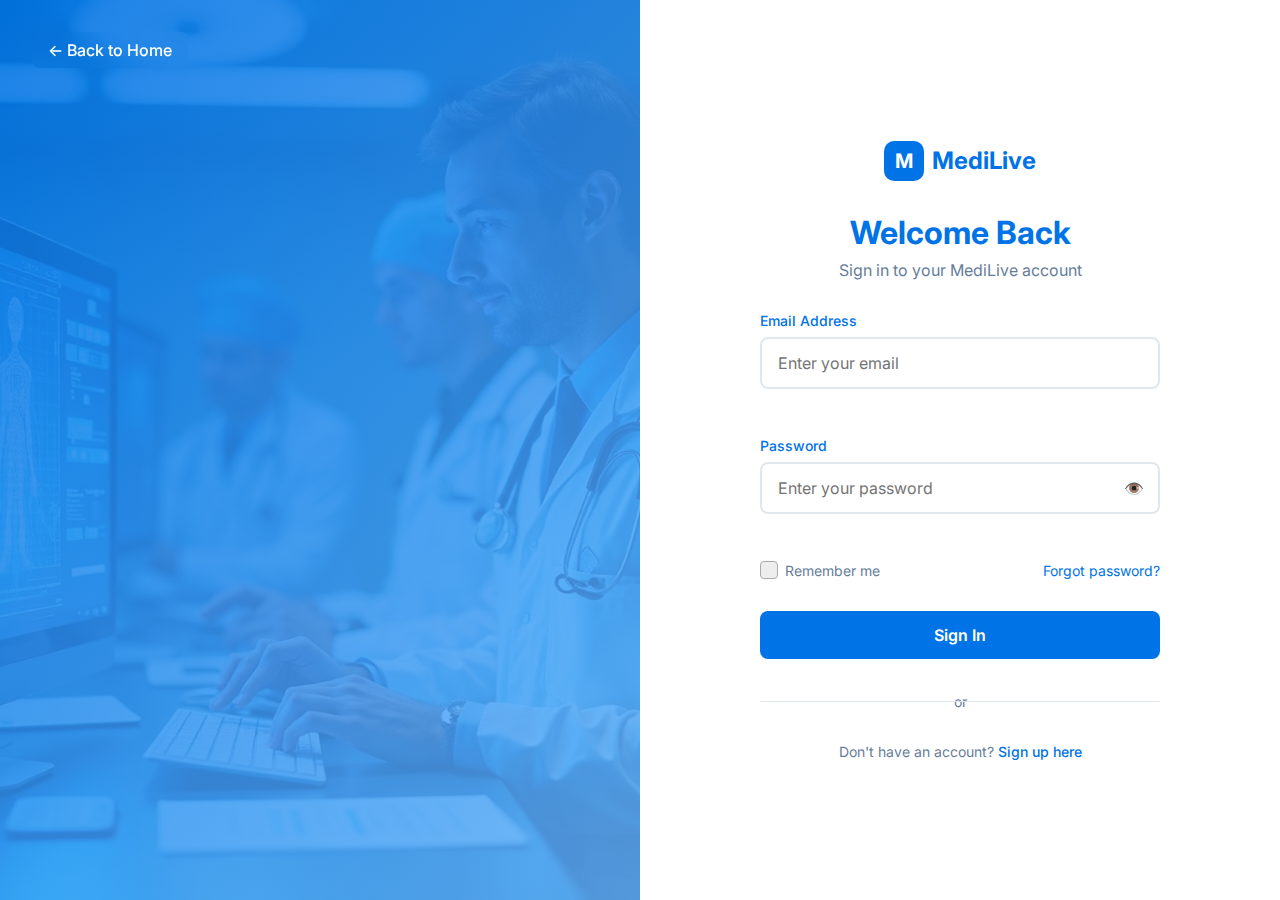
<file: target/classes/static/login.html>
<!DOCTYPE html>
<html lang="en">
<head>
    <meta charset="UTF-8">
    <meta name="viewport" content="width=device-width, initial-scale=1.0">
    <title>Login - MediLive</title>
    <meta name="description" content="Login to your MediLive account - AI-Driven Healthcare Platform">
    <link rel="preconnect" href="https://fonts.googleapis.com">
    <link rel="preconnect" href="https://fonts.gstatic.com" crossorigin>
    <link href="https://fonts.googleapis.com/css2?family=Inter:wght@300;400;500;600;700&display=swap" rel="stylesheet">
    <link rel="stylesheet" href="login.css">
    <link rel="canonical" href="/login">
</head>
<body>
    <div class="login-container">
        <!-- Background -->
        <div class="login-background">
            <img src="src/images/hero-medical.jpg" alt="Healthcare professionals" class="bg-image">
            <div class="bg-overlay"></div>
        </div>
        
        <!-- Login Card -->
        <div class="login-card">
            <!-- Header -->
            <div class="login-header">
                <a href="index.html" class="logo">
                    <div class="logo-icon">
                        <span>M</span>
                    </div>
                    <span class="logo-text">MediLive</span>
                </a>
                <h1>Welcome Back</h1>
                <p>Sign in to your MediLive account</p>
            </div>
            
            <!-- Login Form -->
            <form class="login-form" id="loginForm">
                <div class="form-group">
                    <label for="email">Email Address</label>
                    <input type="email" id="email" name="email" required placeholder="Enter your email">
                    <span class="error-message" id="emailError"></span>
                </div>
                
                <div class="form-group">
                    <label for="password">Password</label>
                    <div class="password-input">
                        <input type="password" id="password" name="password" required placeholder="Enter your password">
                        <button type="button" class="password-toggle" id="passwordToggle">
                            <span class="show-text">👁️</span>
                        </button>
                    </div>
                    <span class="error-message" id="passwordError"></span>
                </div>
                                    <style>
                    /* Hide default checkbox */
                    .checkbox-container input[type="checkbox"] {
                    display: none;
                    }

                    /* Create a custom checkbox */
                    .checkbox-container {
                    display: flex;
                    align-items: center;
                    cursor: pointer;
                    position: relative;
                    padding-left: 25px; /* space for custom box */
                    }

                    .checkbox-container .checkmark {
                    position: absolute;
                    left: 0;
                    top: 50%;
                    transform: translateY(-50%);
                    height: 18px;
                    width: 18px;
                    background-color: #eee;
                    border-radius: 4px;
                    border: 1px solid #aaa;
                    }

                    /* When checked */
                    .checkbox-container input[type="checkbox"]:checked + .checkmark {
                    background-color: #2196F3;
                    border-color: #2196F3;
                    }

                    /* Checkmark indicator */
                    .checkbox-container .checkmark::after {
                    content: "";
                    position: absolute;
                    display: none;
                    }

                    .checkbox-container input[type="checkbox"]:checked + .checkmark::after {
                    display: block;
                    }

                    .checkbox-container .checkmark::after {
                    left: 6px;
                    top: 2px;
                    width: 4px;
                    height: 9px;
                    border: solid white;
                    border-width: 0 2px 2px 0;
                    transform: rotate(45deg);
                    }
                    </style>

                    <div class="form-options">
                    <label class="checkbox-container">
                        <input type="checkbox" id="rememberMe" name="rememberMe">
                        <span class="checkmark"></span>
                        Remember me
                    </label>
                    <a href="#" class="forgot-password">Forgot password?</a>
                    </div>

                <!-- <div class="form-options">
                    <label class="checkbox-container">
                        <input type="checkbox" id="rememberMe" name="rememberMe">
                        <span class="checkmark"></span>
                        Remember me
                    </label>
                    <a href="#" class="forgot-password">Forgot password?</a>
                </div>
                 -->
                
                <button type="submit" class="btn btn-primary btn-full" id="loginBtn">
                    <span class="btn-text">Sign In</span>
                    <span class="btn-loader" style="display: none;">
                        <div class="spinner"></div>
                    </span>
                </button>
                
                <div class="divider">
                    <span>or</span>
                </div>
                
                    <!-- <div class="social-login">
                        <button type="button" class="btn btn-social" id="googleLogin">
                            <span class="social-icon">G</span>
                            Continue with Google
                        </button>
                        <button type="button" class="btn btn-social" id="microsoftLogin">
                            <span class="social-icon">M</span>
                            Continue with Microsoft
                        </button>
                    </div> -->
                
                <div class="login-footer">
                    <p>Don't have an account? <a href="signup.html">Sign up here</a></p>
                </div>
            </form>
        </div>
        
        <!-- Features Panel -->
        <!-- <div class="features-panel">
            <div class="features-content">
                <h2>Secure Healthcare Access</h2>
                <div class="feature-list">
                    <div class="feature-item">
                        <div class="feature-icon">🔐</div>
                        <div class="feature-text">
                            <h3>Bank-Level Security</h3>
                            <p>Your medical data is protected with enterprise-grade encryption</p>
                        </div>
                    </div>
                    <div class="feature-item">
                        <div class="feature-icon">⚡</div>
                        <div class="feature-text">
                            <h3>Real-Time Updates</h3>
                            <p>Get instant notifications about patient status and care updates</p>
                        </div>
                    </div>
                    <div class="feature-item">
                        <div class="feature-icon">🤖</div>
                        <div class="feature-text">
                            <h3>AI-Powered Insights</h3>
                            <p>Intelligent analysis and predictive healthcare recommendations</p>
                        </div>
                    </div>
                    <div class="feature-item">
                        <div class="feature-icon">📱</div>
                        <div class="feature-text">
                            <h3>Multi-Device Access</h3>
                            <p>Access your healthcare data from any device, anywhere</p>
                        </div>
                    </div>
                </div>
            </div>
        </div> -->
        
        <!-- Back to Home -->
        <a href="index.html" class="back-home">
            ← Back to Home
        </a>
    </div>
    
    <script src="login.js"></script>
</body>
</html>
</file>
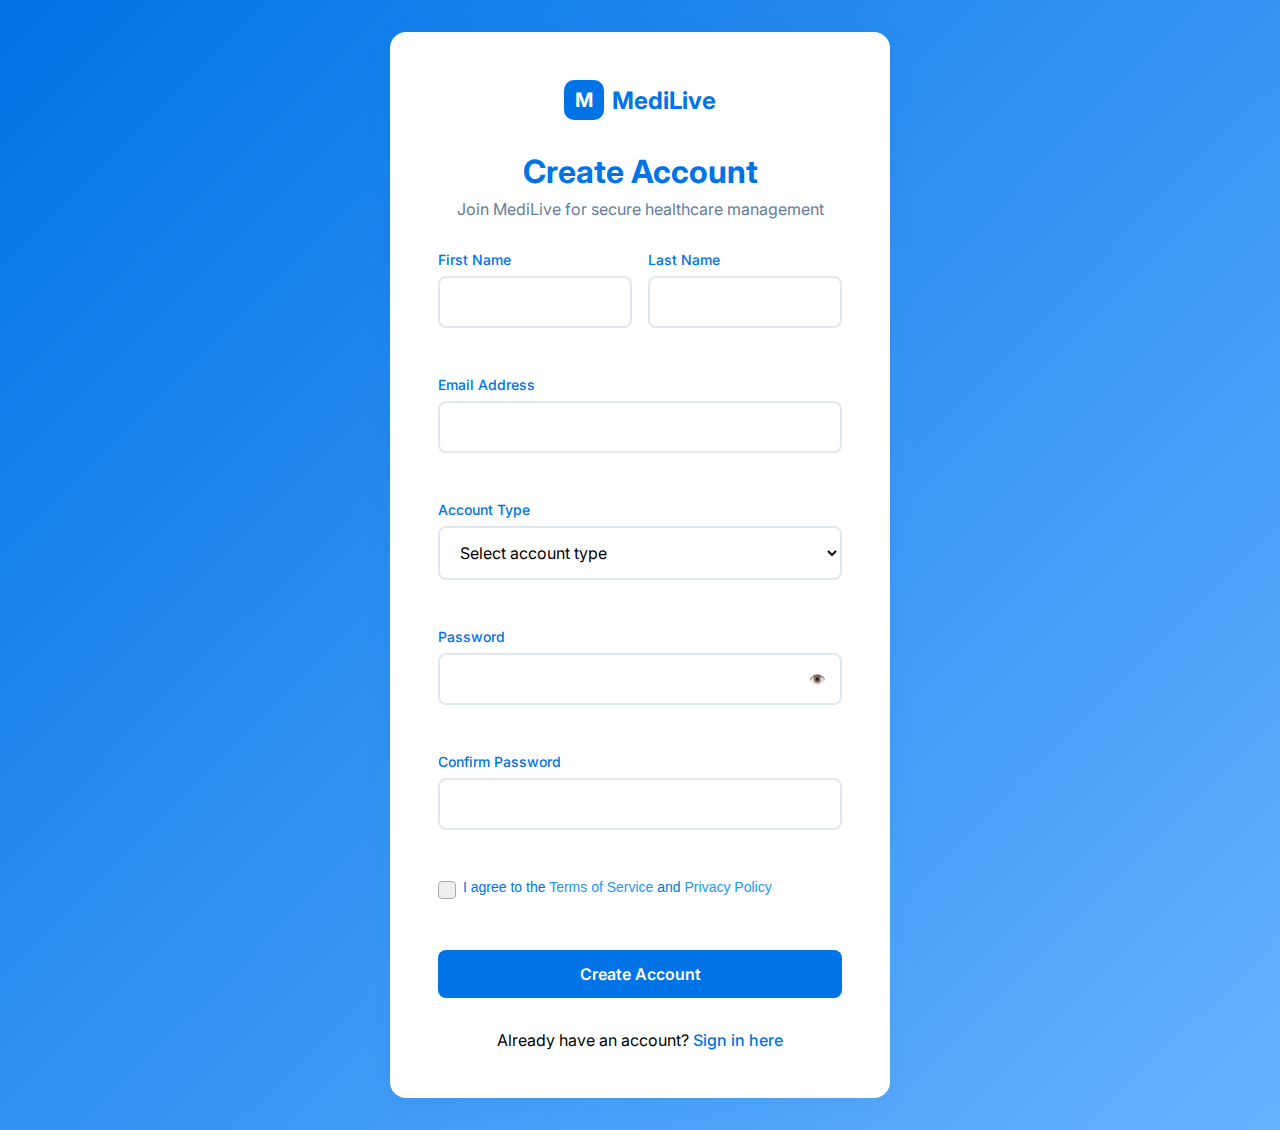
<file: target/classes/static/signup.html>
<!DOCTYPE html>
<html lang="en">
<head>
    <meta charset="UTF-8">
    <meta name="viewport" content="width=device-width, initial-scale=1.0">
    <title>Sign Up - MediLive</title>
    <meta name="description" content="Create your MediLive account - AI-Driven Healthcare Platform">
    <link rel="preconnect" href="https://fonts.googleapis.com">
    <link rel="preconnect" href="https://fonts.gstatic.com" crossorigin>
    <link href="https://fonts.googleapis.com/css2?family=Inter:wght@300;400;500;600;700&display=swap" rel="stylesheet">
    <link rel="stylesheet" href="signup.css">
</head>
<body>
    <div class="signup-container">
        <div class="signup-card">
            <div class="signup-header">
                <a href="index.html" class="logo">
                    <div class="logo-icon"><span>M</span></div>
                    <span class="logo-text">MediLive</span>
                </a>
                <h1>Create Account</h1>
                <p>Join MediLive for secure healthcare management</p>
            </div>
            
            <form class="signup-form" id="signupForm">
                <div class="form-row">
                    <div class="form-group">
                        <label for="firstName">First Name</label>
                        <input type="text" id="firstName" name="firstName" required>
                        <span class="error-message" id="firstNameError"></span>
                    </div>
                    <div class="form-group">
                        <label for="lastName">Last Name</label>
                        <input type="text" id="lastName" name="lastName" required>
                        <span class="error-message" id="lastNameError"></span>
                    </div>
                </div>
                
                <div class="form-group">
                    <label for="email">Email Address</label>
                    <input type="email" id="email" name="email" required>
                    <span class="error-message" id="emailError"></span>
                </div>
                
                <div class="form-group">
                    <label for="userType">Account Type</label>
                    <select id="userType" name="userType" required>
                        <option value="">Select account type</option>
                        <option value="patient">Patient</option>
                        <option value="doctor">Doctor</option>
                        <option value="caretaker">Caretaker</option>
                        <option value="hospital">Hospital Staff</option>
                    </select>
                    <span class="error-message" id="userTypeError"></span>
                </div>
                
                <div class="form-group">
                    <label for="password">Password</label>
                    <div class="password-input">
                        <input type="password" id="password" name="password" required>
                        <button type="button" class="password-toggle" id="passwordToggle">👁️</button>
                    </div>
                    <span class="error-message" id="passwordError"></span>
                </div>
                
                <div class="form-group">
                    <label for="confirmPassword">Confirm Password</label>
                    <input type="password" id="confirmPassword" name="confirmPassword" required>
                    <span class="error-message" id="confirmPasswordError"></span>
                </div>
                <div class="form-group">
                <label class="checkbox-container">
                    <input type="checkbox" id="agreeTerms" name="agreeTerms" required>
                    <span class="checkmark"></span>
                    I agree to the <a href="#">Terms of Service</a> and <a href="#">Privacy Policy</a>
                </label>
                <span class="error-message" id="agreeTermsError"></span>
                </div>
                <style>
                    /* Hide default checkbox */
                    .checkbox-container input[type="checkbox"] {
                    display: none;
                    }

                    /* Create a custom checkbox */
                    .checkbox-container {
                    display: flex;
                    align-items: center;
                    cursor: pointer;
                    position: relative;
                    padding-left: 25px; /* space for custom box */
                    font-family: Arial, sans-serif;
                    font-size: 14px;
                    }

                    .checkbox-container .checkmark {
                    position: absolute;
                    left: 0;
                    top: 50%;
                    transform: translateY(-50%);
                    height: 18px;
                    width: 18px;
                    background-color: #eee;
                    border-radius: 4px;
                    border: 1px solid #aaa;
                    }

                    /* When checked */
                    .checkbox-container input[type="checkbox"]:checked + .checkmark {
                    background-color: #2196F3;
                    border-color: #2196F3;
                    }

                    /* Checkmark indicator */
                    .checkbox-container .checkmark::after {
                    content: "";
                    position: absolute;
                    display: none;
                    }

                    .checkbox-container input[type="checkbox"]:checked + .checkmark::after {
                    display: block;
                    }

                    .checkbox-container .checkmark::after {
                    left: 6px;
                    top: 2px;
                    width: 4px;
                    height: 9px;
                    border: solid white;
                    border-width: 0 2px 2px 0;
                    transform: rotate(45deg);
                    }

                    /* Forgot password link */
                    .forgot-password {
                    margin-left: auto;
                    font-size: 13px;
                    text-decoration: none;
                    color: #2196F3;
                    }

                    .forgot-password:hover {
                    text-decoration: underline;
                    }

                    /* Error message */
                    .error-message {
                    font-size: 12px;
                    color: red;
                    margin-left: 25px;
                    display: block;
                    }

                    /* Links in terms */
                    .form-group a {
                    color: #2196F3;
                    text-decoration: none;
                    }

                    .form-group a:hover {
                    text-decoration: underline;
                    }
                </style>
                <!-- <div class="form-group">
                    <label class="checkbox-container">
                        <input type="checkbox" id="agreeTerms" name="agreeTerms" required>
                        <span class="checkmark"></span>
                        I agree to the <a href="#">Terms of Service</a> and <a href="#">Privacy Policy</a>
                    </label>
                    <span class="error-message" id="agreeTermsError"></span>
                </div> -->
                
                <button type="submit" class="btn btn-primary btn-full" id="signupBtn">
                    <span class="btn-text">Create Account</span>
                    <span class="btn-loader" style="display: none;"><div class="spinner"></div></span>
                </button>
                
                <div class="signup-footer">
                    <p>Already have an account? <a href="login.html">Sign in here</a></p>
                </div>
            </form>
        </div>
    </div>
    <script src="signup.js"></script>
</body>
</html>
</file>
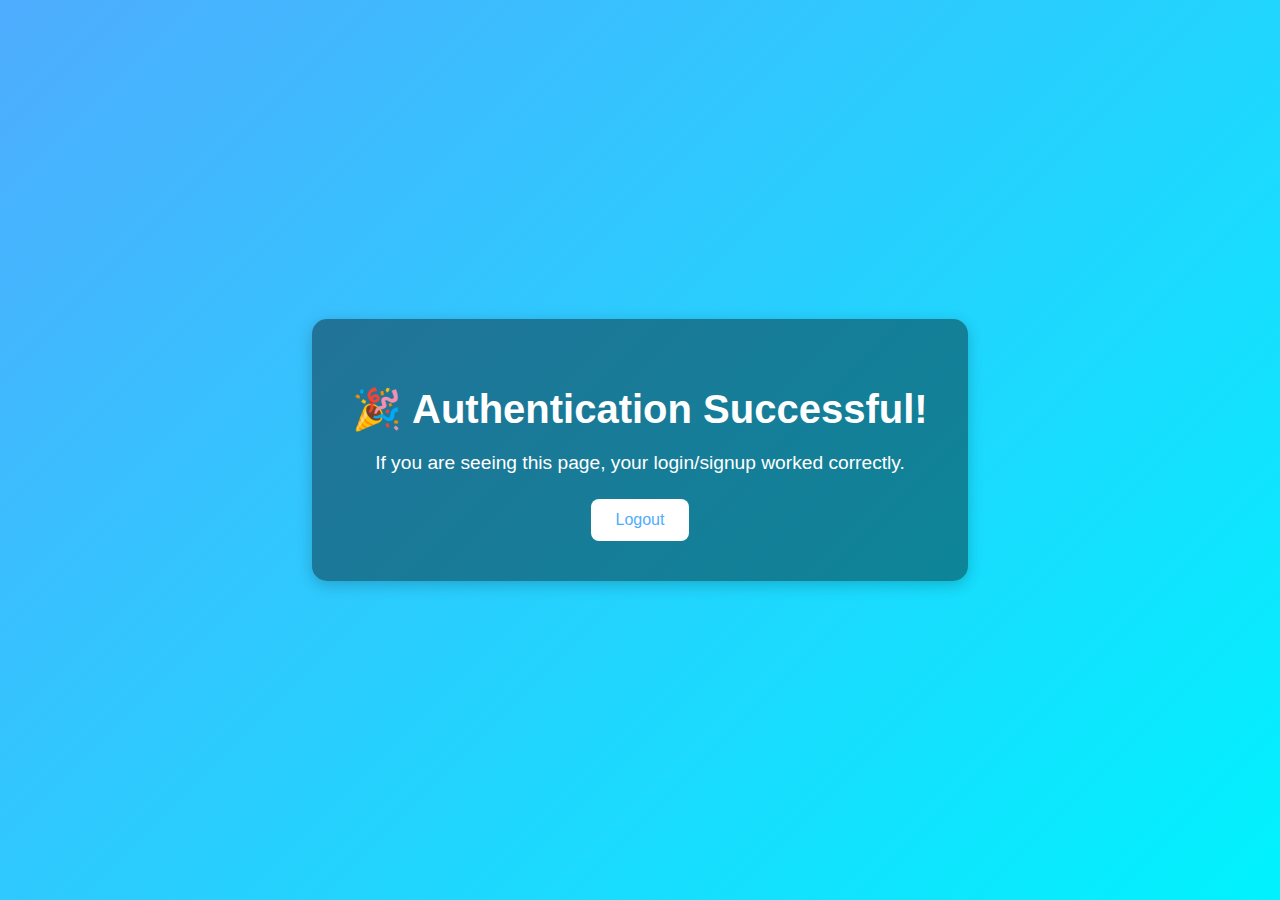
<file: target/classes/templates/dashboard.html>
<!DOCTYPE html>
<html lang="en">
<head>
    <meta charset="UTF-8">
    <meta name="viewport" content="width=device-width, initial-scale=1.0">
    <title>Dashboard</title>
    <style>
        body {
            font-family: Arial, sans-serif;
            background: linear-gradient(135deg, #4facfe, #00f2fe);
            margin: 0;
            padding: 0;
            display: flex;
            justify-content: center;
            align-items: center;
            height: 100vh;
            color: #fff;
        }
        .container {
            text-align: center;
            background: rgba(0, 0, 0, 0.4);
            padding: 40px;
            border-radius: 15px;
            box-shadow: 0px 4px 15px rgba(0,0,0,0.2);
        }
        h1 {
            font-size: 2.5rem;
            margin-bottom: 15px;
        }
        p {
            font-size: 1.2rem;
            margin-bottom: 25px;
        }
        .btn {
            display: inline-block;
            padding: 12px 25px;
            background: #fff;
            color: #4facfe;
            border-radius: 8px;
            font-size: 1rem;
            text-decoration: none;
            transition: 0.3s;
        }
        .btn:hover {
            background: #4facfe;
            color: #fff;
        }
    </style>
</head>
<body>
<div class="container">
    <h1>🎉 Authentication Successful!</h1>
    <p>If you are seeing this page, your login/signup worked correctly.</p>
    <a href="/index" class="btn">Logout</a>
</div>
</body>
</html>
</file>
<file: target/classes/static/ai-services.css>
/* AI Services Page Styles */
* {
    margin: 0;
    padding: 0;
    box-sizing: border-box;
}

:root {
    --primary: hsl(210, 100%, 45%);
    --primary-dark: hsl(210, 100%, 20%);
    --background: hsl(0, 0%, 100%);
    --foreground: hsl(213, 31%, 91%);
    --muted: hsl(213, 27%, 96%);
    --muted-foreground: hsl(213, 20%, 50%);
    --border: hsl(214, 32%, 91%);
    --shadow-card: 0 4px 20px hsla(210, 100%, 45%, 0.1);
    --transition-smooth: all 0.3s cubic-bezier(0.4, 0, 0.2, 1);
    --font-family: 'Inter', system-ui, -apple-system, sans-serif;
}

body {
    font-family: var(--font-family);
    line-height: 1.6;
    color: var(--foreground);
    background: var(--background);
}

.container {
    max-width: 1200px;
    margin: 0 auto;
    padding: 0 20px;
}

/* Navigation */
.navbar {
    background: var(--background);
    box-shadow: var(--shadow-card);
    padding: 1rem 0;
    position: fixed;
    top: 0;
    left: 0;
    right: 0;
    z-index: 100;
}

.navbar .container {
    display: flex;
    justify-content: space-between;
    align-items: center;
}

.logo {
    display: flex;
    align-items: center;
    gap: 0.5rem;
    text-decoration: none;
}

.logo-icon {
    width: 32px;
    height: 32px;
    background: var(--primary);
    border-radius: 8px;
    display: flex;
    align-items: center;
    justify-content: center;
    color: white;
    font-weight: bold;
    font-size: 1.125rem;
}

.logo-text {
    font-size: 1.25rem;
    font-weight: bold;
    color: var(--primary);
}

.nav-links {
    display: flex;
    align-items: center;
    gap: 2rem;
}

.nav-links a {
    text-decoration: none;
    color: var(--muted-foreground);
    font-weight: 500;
    transition: var(--transition-smooth);
}

.nav-links a:hover {
    color: var(--primary);
}

/* Buttons */
.btn {
    display: inline-flex;
    align-items: center;
    justify-content: center;
    gap: 0.5rem;
    padding: 0.75rem 1.5rem;
    border-radius: 8px;
    font-weight: 600;
    text-decoration: none;
    transition: var(--transition-smooth);
    cursor: pointer;
    border: none;
    font-size: 0.875rem;
    font-family: inherit;
}

.btn-primary {
    background: var(--primary);
    color: white;
}

.btn-primary:hover {
    background: var(--primary-dark);
    transform: translateY(-2px);
}

.btn-outline {
    background: transparent;
    color: var(--primary);
    border: 2px solid var(--primary);
}

.btn-outline:hover {
    background: var(--primary);
    color: white;
}

/* Hero Section */
.hero-ai {
    background: linear-gradient(135deg, var(--primary), hsl(210, 100%, 70%));
    color: white;
    padding: 8rem 0 4rem;
    text-align: center;
    margin-top: 4rem;
}

.hero-ai h1 {
    font-size: clamp(2.5rem, 5vw, 4rem);
    font-weight: bold;
    margin-bottom: 1rem;
}

.hero-ai p {
    font-size: 1.25rem;
    opacity: 0.9;
    max-width: 600px;
    margin: 0 auto;
}

/* AI Services */
.ai-services {
    padding: 4rem 0;
    background: var(--muted);
}

.ai-services .container {
    display: grid;
    grid-template-columns: repeat(auto-fit, minmax(350px, 1fr));
    gap: 2rem;
}

.service-card {
    background: var(--background);
    padding: 2rem;
    border-radius: 16px;
    box-shadow: var(--shadow-card);
    text-align: center;
    transition: var(--transition-smooth);
    cursor: pointer;
}

.service-card:hover {
    transform: translateY(-8px);
    box-shadow: 0 8px 30px hsla(210, 100%, 45%, 0.15);
}

.service-icon {
    font-size: 4rem;
    margin-bottom: 1rem;
}

.service-card h2 {
    font-size: 1.75rem;
    color: var(--primary);
    margin-bottom: 1rem;
    font-weight: 700;
}

.service-card p {
    color: var(--muted-foreground);
    margin-bottom: 2rem;
    line-height: 1.6;
}

.service-features {
    display: flex;
    flex-direction: column;
    gap: 0.5rem;
    margin-bottom: 2rem;
    text-align: left;
}

.feature {
    color: var(--muted-foreground);
    font-size: 0.875rem;
}

/* Demo Area */
.demo-area {
    background: var(--background);
    padding: 3rem 0;
    border-top: 1px solid var(--border);
}

.demo-header {
    display: flex;
    justify-content: space-between;
    align-items: center;
    margin-bottom: 2rem;
}

.demo-header h3 {
    color: var(--primary);
    font-size: 1.5rem;
}

.close-demo {
    background: none;
    border: none;
    font-size: 2rem;
    color: var(--muted-foreground);
    cursor: pointer;
    padding: 0.5rem;
    transition: var(--transition-smooth);
}

.close-demo:hover {
    color: var(--primary);
}

.demo-content {
    background: var(--muted);
    border-radius: 12px;
    padding: 2rem;
    min-height: 400px;
    display: flex;
    align-items: center;
    justify-content: center;
    font-size: 1.125rem;
    color: var(--muted-foreground);
}

/* Footer */
.footer {
    background: var(--primary-dark);
    color: white;
    padding: 2rem 0;
    text-align: center;
}

/* Responsive Design */
@media (max-width: 768px) {
    .nav-links {
        gap: 1rem;
    }
    
    .hero-ai {
        padding: 6rem 0 3rem;
    }
    
    .ai-services .container {
        grid-template-columns: 1fr;
    }
    
    .demo-header {
        flex-direction: column;
        gap: 1rem;
        text-align: center;
    }
}

/* Animations */
@keyframes fadeInUp {
    from {
        opacity: 0;
        transform: translateY(30px);
    }
    to {
        opacity: 1;
        transform: translateY(0);
    }
}

.service-card {
    animation: fadeInUp 0.6s ease-out;
    animation-fill-mode: both;
}

.service-card:nth-child(1) { animation-delay: 0.1s; }
.service-card:nth-child(2) { animation-delay: 0.2s; }
.service-card:nth-child(3) { animation-delay: 0.3s; }
</file>
<file: target/classes/static/login.css>
/* Login Page Styles */
* {
    margin: 0;
    padding: 0;
    box-sizing: border-box;
}

:root {
    /* Healthcare Design System - All colors in HSL */
    --primary: hsl(210, 100%, 45%);
    --primary-light: hsl(210, 100%, 70%);
    --primary-dark: hsl(210, 100%, 20%);
    --primary-foreground: hsl(0, 0%, 100%);
    
    --secondary: hsl(213, 27%, 84%);
    --secondary-foreground: hsl(210, 100%, 20%);
    
    --background: hsl(0, 0%, 100%);
    --foreground: hsl(213, 31%, 91%);
    
    --muted: hsl(213, 27%, 96%);
    --muted-foreground: hsl(213, 20%, 50%);
    
    --card: hsl(0, 0%, 100%);
    --card-foreground: hsl(213, 31%, 91%);
    
    --border: hsl(214, 32%, 91%);
    --error: hsl(0, 84%, 60%);
    --success: hsl(120, 100%, 40%);
    
    /* Shadows */
    --shadow-card: 0 4px 20px hsla(210, 100%, 45%, 0.1);
    --shadow-hero: 0 10px 40px hsla(210, 100%, 45%, 0.2);
    --shadow-feature: 0 2px 15px hsla(210, 100%, 45%, 0.08);
    
    /* Transitions */
    --transition-smooth: all 0.3s cubic-bezier(0.4, 0, 0.2, 1);
    --transition-bounce: all 0.4s cubic-bezier(0.68, -0.55, 0.265, 1.55);
    
    /* Typography */
    --font-family: 'Inter', system-ui, -apple-system, sans-serif;
}

body {
    font-family: var(--font-family);
    background: var(--background);
    color: var(--foreground);
    overflow-x: hidden;
}

.login-container {
    min-height: 100vh;
    display: grid;
    grid-template-columns: 1fr 1fr;
    position: relative;
}

/* Background */
.login-background {
    position: relative;
    overflow: hidden;
}

.bg-image {
    width: 100%;
    height: 100%;
    object-fit: cover;
}

.bg-overlay {
    position: absolute;
    inset: 0;
    background: linear-gradient(135deg, hsla(210, 100%, 45%, 0.9), hsla(210, 100%, 70%, 0.8));
}

/* Login Card */
.login-card {
    display: flex;
    flex-direction: column;
    justify-content: center;
    padding: 3rem;
    background: var(--background);
    position: relative;
    z-index: 10;
}

.login-header {
    text-align: center;
    margin-bottom: 2rem;
}

.logo {
    display: inline-flex;
    align-items: center;
    gap: 0.5rem;
    text-decoration: none;
    margin-bottom: 2rem;
}

.logo-icon {
    width: 40px;
    height: 40px;
    background: var(--primary);
    border-radius: 10px;
    display: flex;
    align-items: center;
    justify-content: center;
    color: white;
    font-weight: bold;
    font-size: 1.25rem;
}

.logo-text {
    font-size: 1.5rem;
    font-weight: bold;
    color: var(--primary);
}

.login-header h1 {
    font-size: 2rem;
    color: var(--primary);
    margin-bottom: 0.5rem;
    font-weight: 700;
}

.login-header p {
    color: var(--muted-foreground);
    font-size: 1rem;
}

/* Form Styles */
.login-form {
    max-width: 400px;
    margin: 0 auto;
    width: 100%;
}

.form-group {
    margin-bottom: 1.5rem;
}

.form-group label {
    display: block;
    margin-bottom: 0.5rem;
    color: var(--primary);
    font-weight: 500;
    font-size: 0.875rem;
}

.form-group input {
    width: 100%;
    padding: 0.875rem 1rem;
    border: 2px solid var(--border);
    border-radius: 8px;
    font-family: inherit;
    font-size: 1rem;
    transition: var(--transition-smooth);
    background: var(--background);
}

.form-group input:focus {
    outline: none;
    border-color: var(--primary);
    box-shadow: 0 0 0 3px hsla(210, 100%, 45%, 0.1);
}

.form-group input.error {
    border-color: var(--error);
}

.password-input {
    position: relative;
}

.password-toggle {
    position: absolute;
    right: 0.75rem;
    top: 50%;
    transform: translateY(-50%);
    background: none;
    border: none;
    cursor: pointer;
    padding: 0.25rem;
    color: var(--muted-foreground);
    font-size: 1rem;
}

.error-message {
    display: block;
    color: var(--error);
    font-size: 0.875rem;
    margin-top: 0.25rem;
    min-height: 1.25rem;
}

.form-options {
    display: flex;
    justify-content: space-between;
    align-items: center;
    margin-bottom: 2rem;
}

.checkbox-container {
    display: flex;
    align-items: center;
    gap: 0.5rem;
    font-size: 0.875rem;
    color: var(--muted-foreground);
    cursor: pointer;
}

.checkbox-container input {
    width: auto;
    margin: 0;
}

.checkmark {
    width: 18px;
    height: 18px;
    border: 2px solid var(--border);
    border-radius: 4px;
    display: flex;
    align-items: center;
    justify-content: center;
    transition: var(--transition-smooth);
}

.checkbox-container input:checked + .checkmark {
    background: var(--primary);
    border-color: var(--primary);
}

.checkbox-container input:checked + .checkmark::after {
    content: '✓';
    color: white;
    font-size: 0.75rem;
}

.forgot-password {
    color: var(--primary);
    text-decoration: none;
    font-size: 0.875rem;
    transition: var(--transition-smooth);
}

.forgot-password:hover {
    color: var(--primary-dark);
}

/* Buttons */
.btn {
    display: inline-flex;
    align-items: center;
    justify-content: center;
    gap: 0.5rem;
    padding: 0.875rem 1.5rem;
    border-radius: 8px;
    font-weight: 600;
    text-decoration: none;
    transition: var(--transition-smooth);
    cursor: pointer;
    border: none;
    font-size: 1rem;
    font-family: inherit;
    position: relative;
    overflow: hidden;
}

.btn-primary {
    background: var(--primary);
    color: white;
}

.btn-primary:hover:not(:disabled) {
    background: var(--primary-dark);
    transform: translateY(-2px);
    box-shadow: var(--shadow-card);
}

.btn-primary:disabled {
    opacity: 0.7;
    cursor: not-allowed;
    transform: none;
}

.btn-social {
    background: var(--background);
    color: var(--muted-foreground);
    border: 2px solid var(--border);
    margin-bottom: 0.75rem;
}

.btn-social:hover {
    background: var(--muted);
    border-color: var(--primary);
    color: var(--primary);
}

.btn-full {
    width: 100%;
}

.btn-loader {
    position: absolute;
    inset: 0;
    display: flex;
    align-items: center;
    justify-content: center;
}

.spinner {
    width: 20px;
    height: 20px;
    border: 2px solid transparent;
    border-top: 2px solid white;
    border-radius: 50%;
    animation: spin 1s linear infinite;
}

@keyframes spin {
    0% { transform: rotate(0deg); }
    100% { transform: rotate(360deg); }
}

.social-icon {
    width: 20px;
    height: 20px;
    display: flex;
    align-items: center;
    justify-content: center;
    font-weight: bold;
    border-radius: 50%;
    background: var(--primary);
    color: white;
    font-size: 0.75rem;
}

.divider {
    text-align: center;
    margin: 2rem 0;
    position: relative;
}

.divider::before {
    content: '';
    position: absolute;
    top: 50%;
    left: 0;
    right: 0;
    height: 1px;
    background: var(--border);
}

.divider span {
    background: var(--background);
    padding: 0 1rem;
    color: var(--muted-foreground);
    font-size: 0.875rem;
}

.social-login {
    margin-bottom: 2rem;
}

.login-footer {
    text-align: center;
}

.login-footer p {
    color: var(--muted-foreground);
    font-size: 0.875rem;
}

.login-footer a {
    color: var(--primary);
    text-decoration: none;
    font-weight: 500;
}

.login-footer a:hover {
    color: var(--primary-dark);
}

/* Features Panel */
.features-panel {
    display: none;
    background: var(--primary);
    color: white;
    padding: 3rem;
    position: relative;
    overflow: hidden;
}

.features-content {
    position: relative;
    z-index: 10;
    max-width: 500px;
    margin: 0 auto;
    display: flex;
    flex-direction: column;
    justify-content: center;
    height: 100%;
}

.features-content h2 {
    font-size: 2.5rem;
    margin-bottom: 2rem;
    font-weight: 700;
}

.feature-list {
    display: flex;
    flex-direction: column;
    gap: 2rem;
}

.feature-item {
    display: flex;
    align-items: flex-start;
    gap: 1rem;
    padding: 1.5rem;
    background: hsla(255, 255, 255, 0.1);
    border-radius: 12px;
    backdrop-filter: blur(10px);
    transition: var(--transition-smooth);
}

.feature-item:hover {
    background: hsla(255, 255, 255, 0.15);
    transform: translateX(8px);
}

.feature-icon {
    font-size: 2rem;
    flex-shrink: 0;
}

.feature-text h3 {
    font-size: 1.25rem;
    margin-bottom: 0.5rem;
    font-weight: 600;
}

.feature-text p {
    opacity: 0.9;
    line-height: 1.5;
}

/* Back to Home */
.back-home {
    position: absolute;
    top: 2rem;
    left: 2rem;
    color: white;
    text-decoration: none;
    font-weight: 500;
    z-index: 20;
    padding: 0.5rem 1rem;
    border-radius: 8px;
    background: hsla(255, 255, 255, 0.1);
    backdrop-filter: blur(10px);
    transition: var(--transition-smooth);
}

.back-home:hover {
    background: hsla(255, 255, 255, 0.2);
    transform: translateX(-4px);
}

/* Responsive Design */
@media (min-width: 1024px) {
    .features-panel {
        display: block;
    }
}

@media (max-width: 1023px) {
    .login-container {
        grid-template-columns: 1fr;
    }
    
    .login-background {
        position: fixed;
        inset: 0;
        z-index: 1;
    }
    
    .login-card {
        position: relative;
        z-index: 10;
        background: hsla(0, 0%, 100%, 0.95);
        backdrop-filter: blur(20px);
        min-height: 100vh;
        padding: 2rem;
    }
    
    .back-home {
        color: var(--primary);
        background: hsla(0, 0%, 100%, 0.9);
    }
    
    .back-home:hover {
        background: white;
        color: var(--primary-dark);
    }
}

@media (max-width: 640px) {
    .login-card {
        padding: 1.5rem;
    }
    
    .login-header h1 {
        font-size: 1.75rem;
    }
    
    .features-content h2 {
        font-size: 2rem;
    }
    
    .back-home {
        top: 1rem;
        left: 1rem;
        font-size: 0.875rem;
    }
}

/* Animation for login card */
.login-card {
    animation: slideInUp 0.6s ease-out;
}

@keyframes slideInUp {
    from {
        opacity: 0;
        transform: translateY(30px);
    }
    to {
        opacity: 1;
        transform: translateY(0);
    }
}

/* Feature items animation */
.feature-item {
    animation: fadeInLeft 0.8s ease-out;
    animation-fill-mode: both;
}

.feature-item:nth-child(1) { animation-delay: 0.1s; }
.feature-item:nth-child(2) { animation-delay: 0.2s; }
.feature-item:nth-child(3) { animation-delay: 0.3s; }
.feature-item:nth-child(4) { animation-delay: 0.4s; }

@keyframes fadeInLeft {
    from {
        opacity: 0;
        transform: translateX(-30px);
    }
    to {
        opacity: 1;
        transform: translateX(0);
    }
}
</file>
<file: target/classes/static/signup.css>
/* Signup Page Styles */
* {
    margin: 0;
    padding: 0;
    box-sizing: border-box;
}

:root {
    --primary: hsl(210, 100%, 45%);
    --primary-dark: hsl(210, 100%, 20%);
    --background: hsl(0, 0%, 100%);
    --foreground: hsl(213, 31%, 91%);
    --muted-foreground: hsl(213, 20%, 50%);
    --border: hsl(214, 32%, 91%);
    --error: hsl(0, 84%, 60%);
    --success: hsl(120, 100%, 40%);
    --shadow-card: 0 4px 20px hsla(210, 100%, 45%, 0.1);
    --transition-smooth: all 0.3s cubic-bezier(0.4, 0, 0.2, 1);
    --font-family: 'Inter', system-ui, -apple-system, sans-serif;
}

body {
    font-family: var(--font-family);
    background: linear-gradient(135deg, hsl(210, 100%, 45%), hsl(210, 100%, 70%));
    min-height: 100vh;
    display: flex;
    align-items: center;
    justify-content: center;
    padding: 2rem;
}

.signup-container {
    width: 100%;
    max-width: 500px;
}

.signup-card {
    background: var(--background);
    border-radius: 16px;
    padding: 3rem;
    box-shadow: var(--shadow-card);
    animation: slideInUp 0.6s ease-out;
}

.signup-header {
    text-align: center;
    margin-bottom: 2rem;
}

.logo {
    display: inline-flex;
    align-items: center;
    gap: 0.5rem;
    text-decoration: none;
    margin-bottom: 2rem;
}

.logo-icon {
    width: 40px;
    height: 40px;
    background: var(--primary);
    border-radius: 10px;
    display: flex;
    align-items: center;
    justify-content: center;
    color: white;
    font-weight: bold;
    font-size: 1.25rem;
}

.logo-text {
    font-size: 1.5rem;
    font-weight: bold;
    color: var(--primary);
}

.signup-header h1 {
    font-size: 2rem;
    color: var(--primary);
    margin-bottom: 0.5rem;
    font-weight: 700;
}

.signup-header p {
    color: var(--muted-foreground);
    font-size: 1rem;
}

.form-row {
    display: grid;
    grid-template-columns: 1fr 1fr;
    gap: 1rem;
}

.form-group {
    margin-bottom: 1.5rem;
}

.form-group label {
    display: block;
    margin-bottom: 0.5rem;
    color: var(--primary);
    font-weight: 500;
    font-size: 0.875rem;
}

.form-group input,
.form-group select {
    width: 100%;
    padding: 0.875rem 1rem;
    border: 2px solid var(--border);
    border-radius: 8px;
    font-family: inherit;
    font-size: 1rem;
    transition: var(--transition-smooth);
    background: var(--background);
}

.form-group input:focus,
.form-group select:focus {
    outline: none;
    border-color: var(--primary);
    box-shadow: 0 0 0 3px hsla(210, 100%, 45%, 0.1);
}

.password-input {
    position: relative;
}

.password-toggle {
    position: absolute;
    right: 0.75rem;
    top: 50%;
    transform: translateY(-50%);
    background: none;
    border: none;
    cursor: pointer;
    padding: 0.25rem;
    color: var(--muted-foreground);
}

.error-message {
    display: block;
    color: var(--error);
    font-size: 0.875rem;
    margin-top: 0.25rem;
    min-height: 1.25rem;
}

.checkbox-container {
    display: flex;
    align-items: flex-start;
    gap: 0.5rem;
    font-size: 0.875rem;
    color: var(--muted-foreground);
    cursor: pointer;
    line-height: 1.4;
}

.checkbox-container input {
    width: auto;
    margin: 0;
}

.checkmark {
    width: 18px;
    height: 18px;
    border: 2px solid var(--border);
    border-radius: 4px;
    display: flex;
    align-items: center;
    justify-content: center;
    transition: var(--transition-smooth);
    flex-shrink: 0;
    margin-top: 2px;
}

.checkbox-container input:checked + .checkmark {
    background: var(--primary);
    border-color: var(--primary);
}

.checkbox-container input:checked + .checkmark::after {
    content: '✓';
    color: white;
    font-size: 0.75rem;
}

.checkbox-container a {
    color: var(--primary);
    text-decoration: none;
}

.btn {
    display: inline-flex;
    align-items: center;
    justify-content: center;
    gap: 0.5rem;
    padding: 0.875rem 1.5rem;
    border-radius: 8px;
    font-weight: 600;
    text-decoration: none;
    transition: var(--transition-smooth);
    cursor: pointer;
    border: none;
    font-size: 1rem;
    font-family: inherit;
    position: relative;
}

.btn-primary {
    background: var(--primary);
    color: white;
}

.btn-primary:hover:not(:disabled) {
    background: var(--primary-dark);
    transform: translateY(-2px);
}

.btn-full {
    width: 100%;
}

.btn-loader {
    position: absolute;
    inset: 0;
    display: flex;
    align-items: center;
    justify-content: center;
}

.spinner {
    width: 20px;
    height: 20px;
    border: 2px solid transparent;
    border-top: 2px solid white;
    border-radius: 50%;
    animation: spin 1s linear infinite;
}

.signup-footer {
    text-align: center;
    margin-top: 2rem;
}

.signup-footer a {
    color: var(--primary);
    text-decoration: none;
    font-weight: 500;
}

@keyframes spin {
    0% { transform: rotate(0deg); }
    100% { transform: rotate(360deg); }
}

@keyframes slideInUp {
    from {
        opacity: 0;
        transform: translateY(30px);
    }
    to {
        opacity: 1;
        transform: translateY(0);
    }
}

@media (max-width: 640px) {
    .form-row {
        grid-template-columns: 1fr;
    }
    
    .signup-card {
        padding: 2rem;
    }
}
</file>
<file: target/classes/static/index.css>
/* Reset and Base Styles */
* {
    margin: 0;
    padding: 0;
    box-sizing: border-box;
}

:root {
    /* Healthcare Design System - All colors in HSL */
    --primary: hsl(210, 100%, 45%);
    --primary-light: hsl(210, 100%, 70%);
    --primary-dark: hsl(210, 100%, 20%);
    --primary-foreground: hsl(0, 0%, 100%);
    
    --secondary: hsl(213, 27%, 84%);
    --secondary-foreground: hsl(210, 100%, 20%);
    
    --background: hsl(0, 0%, 100%);
    --foreground: hsl(213, 31%, 91%);
    
    --muted: hsl(213, 27%, 96%);
    --muted-foreground: hsl(213, 20%, 50%);
    
    --card: hsl(0, 0%, 100%);
    --card-foreground: hsl(213, 31%, 91%);
    
    --border: hsl(214, 32%, 91%);
    
    /* Healthcare specific colors */
    --medical-blue: hsl(210, 100%, 45%);
    --medical-blue-light: hsl(210, 100%, 95%);
    --medical-blue-dark: hsl(210, 100%, 20%);
    --trust-green: hsl(120, 100%, 25%);
    --success-green: hsl(120, 100%, 40%);
    
    /* Gradients */
    --gradient-hero: linear-gradient(135deg, hsl(210, 100%, 45%), hsl(210, 100%, 70%));
    --gradient-card: linear-gradient(145deg, hsl(0, 0%, 100%), hsl(213, 27%, 96%));
    --gradient-section: linear-gradient(180deg, hsl(0, 0%, 100%), hsl(213, 27%, 98%));
    
    /* Shadows */
    --shadow-card: 0 4px 20px hsla(210, 100%, 45%, 0.1);
    --shadow-hero: 0 10px 40px hsla(210, 100%, 45%, 0.2);
    --shadow-feature: 0 2px 15px hsla(210, 100%, 45%, 0.08);
    
    /* Transitions */
    --transition-smooth: all 0.3s cubic-bezier(0.4, 0, 0.2, 1);
    --transition-bounce: all 0.4s cubic-bezier(0.68, -0.55, 0.265, 1.55);
    
    /* Typography */
    --font-family: 'Inter', system-ui, -apple-system, sans-serif;
}

body {
    font-family: var(--font-family);
    line-height: 1.6;
    color: var(--foreground);
    background-color: var(--background);
    scroll-behavior: smooth;
}

.container {
    max-width: 1200px;
    margin: 0 auto;
    padding: 0 20px;
}

/* Navigation */
#navigation {
    background: transparent;
    transition: var(--transition-smooth);
}

#navigation.scrolled {
    background: hsla(0, 0%, 100%, 0.95);
    backdrop-filter: blur(12px);
    box-shadow: var(--shadow-card);
}

.nav-content {
    display: flex;
    justify-content: space-between;
    align-items: center;
    padding: 1rem 0;
}

.logo {
    display: flex;
    align-items: center;
    gap: 0.5rem;
}

.logo-icon {
    width: 32px;
    height: 32px;
    background: var(--primary);
    border-radius: 8px;
    display: flex;
    align-items: center;
    justify-content: center;
    color: white;
    font-weight: bold;
    font-size: 1.125rem;
}

.logo-text {
    font-size: 1.25rem;
    font-weight: bold;
    color: var(--primary);
}

.nav-desktop {
    display: flex;
    align-items: center;
    gap: 2rem;
}

.nav-link {
    color: var(--muted-foreground);
    text-decoration: none;
    font-weight: 500;
    transition: var(--transition-smooth);
}

.nav-link:hover {
    color: var(--primary);
}

.nav-buttons {
    display: flex;
    gap: 1rem;
    margin-left: 1rem;
}

.mobile-menu-btn {
    display: none;
    background: none;
    border: none;
    padding: 0.5rem;
    cursor: pointer;
}

.hamburger {
    display: block;
    width: 24px;
    height: 2px;
    background: var(--primary);
    position: relative;
    transition: var(--transition-smooth);
}

.hamburger::before,
.hamburger::after {
    content: '';
    display: block;
    width: 24px;
    height: 2px;
    background: var(--primary);
    position: absolute;
    transition: var(--transition-smooth);
}

.hamburger::before {
    top: -8px;
}

.hamburger::after {
    top: 8px;
}

.nav-mobile {
    display: none;
    flex-direction: column;
    gap: 1rem;
    padding-bottom: 1rem;
}

.nav-mobile.active {
    display: flex;
}

.nav-link-mobile {
    color: var(--muted-foreground);
    text-decoration: none;
    font-weight: 500;
    padding: 0.5rem 0;
    transition: var(--transition-smooth);
}

.nav-link-mobile:hover {
    color: var(--primary);
}

.nav-buttons-mobile {
    display: flex;
    flex-direction: column;
    gap: 0.5rem;
    margin-top: 1rem;
}

/* Buttons */
.btn {
    display: inline-flex;
    align-items: center;
    justify-content: center;
    gap: 0.5rem;
    padding: 0.75rem 1.5rem;
    border-radius: 8px;
    font-weight: 600;
    text-decoration: none;
    transition: var(--transition-smooth);
    cursor: pointer;
    border: none;
    font-size: 0.875rem;
}

.btn-primary {
    background: var(--primary);
    color: white;
}

.btn-primary:hover {
    background: var(--primary-dark);
    transform: translateY(-2px);
}

.btn-outline {
    background: transparent;
    color: var(--primary);
    border: 2px solid var(--primary);
}

.btn-outline:hover {
    background: var(--primary);
    color: white;
}

.btn-hero-primary {
    background: white;
    color: var(--primary);
    font-size: 1.125rem;
    padding: 1rem 2rem;
}

.btn-hero-primary:hover {
    background: hsla(0, 0%, 100%, 0.9);
    transform: translateY(-2px);
}

.btn-hero-outline {
    background: transparent;
    color: white;
    border: 2px solid hsla(255, 255, 255, 0.3);
    font-size: 1.125rem;
    padding: 1rem 2rem;
}

.btn-hero-outline:hover {
    background: hsla(255, 255, 255, 0.1);
}

.btn-full {
    width: 100%;
}

.arrow {
    transition: var(--transition-smooth);
}

.btn:hover .arrow {
    transform: translateX(4px);
}

/* Hero Section */
.hero {
    position: relative;
    min-height: 100vh;
    display: flex;
    align-items: center;
    justify-content: center;
    overflow: hidden;
    color: white;
}

.hero-bg {
    position: absolute;
    inset: 0;
    background: var(--gradient-hero);
    opacity: 0.9;
    z-index: 1;
}

.hero-image {
    position: absolute;
    inset: 0;
    width: 100%;
    height: 100%;
    object-fit: cover;
    opacity: 0.2;
}

.hero-content {
    position: relative;
    z-index: 10;
    text-align: center;
    width: 100%;
}

.hero-container {
    max-width: 1200px;
    margin: 0 auto;
    padding: 0 20px;
}

.hero-title {
    font-size: clamp(3rem, 8vw, 7rem);
    font-weight: bold;
    margin-bottom: 1.5rem;
}

.hero-tagline {
    font-size: clamp(1.25rem, 3vw, 2rem);
    font-weight: 300;
    margin-bottom: 3rem;
    opacity: 0.9;
    max-width: 800px;
    margin-left: auto;
    margin-right: auto;
}

.hero-features {
    max-width: 1000px;
    margin: 0 auto 3rem auto;
}

.feature-grid {
    display: grid;
    grid-template-columns: repeat(auto-fit, minmax(300px, 1fr));
    gap: 1rem;
}

.feature-card {
    background: hsla(255, 255, 255, 0.1);
    backdrop-filter: blur(12px);
    border-radius: 12px;
    padding: 1.5rem;
    box-shadow: var(--shadow-hero);
    text-align: left;
}

.hero-buttons {
    display: flex;
    flex-wrap: wrap;
    gap: 1rem;
    justify-content: center;
    align-items: center;
    margin-bottom: 4rem;
}

.scroll-indicator {
    position: absolute;
    bottom: 2rem;
    left: 50%;
    transform: translateX(-50%);
}

.scroll-mouse {
    width: 24px;
    height: 40px;
    border: 2px solid hsla(255, 255, 255, 0.5);
    border-radius: 12px;
    display: flex;
    justify-content: center;
    padding-top: 8px;
}

.scroll-wheel {
    width: 4px;
    height: 12px;
    background: hsla(255, 255, 255, 0.7);
    border-radius: 2px;
    animation: pulse 2s infinite;
}

/* Sections */
.section {
    padding: 5rem 0;
}

.section-about {
    background: var(--gradient-section);
}

.section-system {
    background: var(--muted);
}

.section-ai {
    background: var(--gradient-section);
}

.section-header {
    text-align: center;
    margin-bottom: 4rem;
}

.section-header h2 {
    font-size: clamp(2rem, 5vw, 3rem);
    color: var(--primary);
    margin-bottom: 1rem;
    font-weight: bold;
}

.section-header p {
    font-size: 1.25rem;
    color: var(--muted-foreground);
    max-width: 600px;
    margin: 0 auto;
}

/* About Section */
.about-content {
    display: grid;
    grid-template-columns: 1fr 1fr;
    gap: 4rem;
    align-items: center;
}

.about-text p {
    font-size: 1.125rem;
    color: var(--muted-foreground);
    margin-bottom: 2rem;
}

.about-stats {
    display: grid;
    grid-template-columns: repeat(3, 1fr);
    gap: 2rem;
}

.stat {
    text-align: center;
}

.stat-number {
    font-size: 2.5rem;
    font-weight: bold;
    color: var(--primary);
    display: block;
}

.stat-label {
    font-size: 0.875rem;
    color: var(--muted-foreground);
    text-transform: uppercase;
    letter-spacing: 0.05em;
}

.about-image img {
    width: 100%;
    border-radius: 12px;
    box-shadow: var(--shadow-card);
}

/* Features Section */
.features-grid {
    display: grid;
    grid-template-columns: repeat(auto-fit, minmax(350px, 1fr));
    gap: 2rem;
}

.feature-item {
    background: var(--card);
    padding: 2rem;
    border-radius: 12px;
    box-shadow: var(--shadow-feature);
    text-align: center;
    transition: var(--transition-smooth);
}

.feature-item:hover {
    transform: translateY(-8px);
    box-shadow: var(--shadow-card);
}

.feature-icon {
    font-size: 3rem;
    margin-bottom: 1rem;
}

.feature-item h3 {
    font-size: 1.5rem;
    color: var(--primary);
    margin-bottom: 1rem;
}

.feature-item p {
    color: var(--muted-foreground);
    line-height: 1.6;
}

/* System Section */
.system-content {
    display: grid;
    grid-template-columns: 1fr 1fr;
    gap: 4rem;
    align-items: center;
}

.system-diagram img {
    width: 100%;
    border-radius: 12px;
    box-shadow: var(--shadow-card);
}

.system-layer {
    background: var(--card);
    padding: 1.5rem;
    border-radius: 8px;
    margin-bottom: 1rem;
    border-left: 4px solid var(--primary);
}

.system-layer h4 {
    color: var(--primary);
    margin-bottom: 0.5rem;
    font-weight: 600;
}

.system-layer p {
    color: var(--muted-foreground);
    font-size: 0.875rem;
}

/* Users Section */
.users-grid {
    display: grid;
    grid-template-columns: repeat(auto-fit, minmax(250px, 1fr));
    gap: 2rem;
}

.user-card {
    background: var(--card);
    padding: 2rem;
    border-radius: 12px;
    box-shadow: var(--shadow-feature);
    text-align: center;
    transition: var(--transition-smooth);
}

.user-card:hover {
    transform: translateY(-8px);
    box-shadow: var(--shadow-card);
}

.user-icon {
    font-size: 3rem;
    margin-bottom: 1rem;
}

.user-card h3 {
    color: var(--primary);
    margin-bottom: 1rem;
    font-size: 1.25rem;
}

.user-card ul {
    list-style: none;
    text-align: left;
}

.user-card li {
    color: var(--muted-foreground);
    margin-bottom: 0.5rem;
    padding-left: 1rem;
    position: relative;
}

.user-card li::before {
    content: '✓';
    color: var(--success-green);
    position: absolute;
    left: 0;
}

/* AI Section */
.ai-features {
    display: grid;
    grid-template-columns: repeat(auto-fit, minmax(350px, 1fr));
    gap: 2rem;
}

.ai-feature {
    background: var(--card);
    padding: 2rem;
    border-radius: 12px;
    box-shadow: var(--shadow-feature);
    transition: var(--transition-smooth);
}

.ai-feature:hover {
    transform: translateY(-8px);
    box-shadow: var(--shadow-card);
}

.ai-icon {
    font-size: 3rem;
    margin-bottom: 1rem;
}

.ai-feature h3 {
    color: var(--primary);
    margin-bottom: 1rem;
    font-size: 1.5rem;
}

.ai-feature p {
    color: var(--muted-foreground);
    margin-bottom: 1rem;
    line-height: 1.6;
}

.feature-link {
    color: var(--primary);
    text-decoration: none;
    font-weight: 600;
    transition: var(--transition-smooth);
}

.feature-link:hover {
    color: var(--primary-dark);
}

/* Contact Section */
.contact-content {
    display: grid;
    grid-template-columns: 1fr 1fr;
    gap: 4rem;
}

.contact-form {
    background: var(--card);
    padding: 2rem;
    border-radius: 12px;
    box-shadow: var(--shadow-card);
}

.form-group {
    margin-bottom: 1.5rem;
}

.form-group label {
    display: block;
    margin-bottom: 0.5rem;
    color: var(--primary);
    font-weight: 500;
}

.form-group input,
.form-group textarea {
    width: 100%;
    padding: 0.75rem;
    border: 2px solid var(--border);
    border-radius: 8px;
    font-family: inherit;
    transition: var(--transition-smooth);
}

.form-group input:focus,
.form-group textarea:focus {
    outline: none;
    border-color: var(--primary);
    box-shadow: 0 0 0 3px hsla(210, 100%, 45%, 0.1);
}

.contact-info {
    background: var(--muted);
    padding: 2rem;
    border-radius: 12px;
}

.contact-info h3 {
    color: var(--primary);
    margin-bottom: 1.5rem;
    font-size: 1.5rem;
}

.contact-item {
    margin-bottom: 1rem;
    color: var(--muted-foreground);
}

.contact-item strong {
    color: var(--primary);
}

.cta-section {
    margin-top: 2rem;
    padding-top: 2rem;
    border-top: 1px solid var(--border);
}

.cta-section h4 {
    color: var(--primary);
    margin-bottom: 1rem;
}

.cta-buttons {
    display: flex;
    flex-direction: column;
    gap: 1rem;
}

/* Footer */
.footer {
    background: var(--primary-dark);
    color: white;
    padding: 3rem 0 1rem;
}

.footer-content {
    display: grid;
    grid-template-columns: 1fr 2fr;
    gap: 3rem;
    margin-bottom: 2rem;
}

.footer-brand .logo-text {
    color: white;
}

.footer-brand p {
    margin-top: 1rem;
    opacity: 0.8;
}

.footer-links {
    display: grid;
    grid-template-columns: repeat(3, 1fr);
    gap: 2rem;
}

.footer-column h4 {
    margin-bottom: 1rem;
    color: white;
}

.footer-column a {
    display: block;
    color: hsla(255, 255, 255, 0.7);
    text-decoration: none;
    margin-bottom: 0.5rem;
    transition: var(--transition-smooth);
}

.footer-column a:hover {
    color: white;
}

.footer-bottom {
    text-align: center;
    padding-top: 2rem;
    border-top: 1px solid hsla(255, 255, 255, 0.1);
    opacity: 0.7;
}

/* Animations */
@keyframes float {
    0%, 100% { transform: translateY(0px); }
    50% { transform: translateY(-20px); }
}

@keyframes fadeInUp {
    from {
        opacity: 0;
        transform: translateY(30px);
    }
    to {
        opacity: 1;
        transform: translateY(0);
    }
}

.animate-fade-in-up {
    animation: fadeInUp 0.8s ease-out forwards;
}

.animate-float {
    animation: float 6s ease-in-out infinite;
}

/* Responsive Design */
@media (max-width: 768px) {
    .nav-desktop {
        display: none;
    }
    
    .mobile-menu-btn {
        display: block;
    }
    
    .hero-buttons {
        flex-direction: column;
    }
    
    .about-content,
    .system-content,
    .contact-content {
        grid-template-columns: 1fr;
        gap: 2rem;
    }
    
    .about-stats {
        grid-template-columns: 1fr;
        gap: 1rem;
    }
    
    .footer-content {
        grid-template-columns: 1fr;
        gap: 2rem;
    }
    
    .footer-links {
        grid-template-columns: 1fr;
        gap: 1rem;
    }
    
    .cta-buttons {
        flex-direction: column;
    }
}

@media (max-width: 480px) {
    .container {
        padding: 0 15px;
    }
    
    .hero-container {
        padding: 0 15px;
    }
    
    .section {
        padding: 3rem 0;
    }
    
    .feature-grid {
        grid-template-columns: 1fr;
    }
}
</file>
<file: target/classes/static/home.css>
/* Reset and Base Styles */
* {
    margin: 0;
    padding: 0;
    box-sizing: border-box;
}

:root {
    /* Healthcare Design System - All colors in HSL */
    --primary: hsl(210, 100%, 45%);
    --primary-light: hsl(210, 100%, 70%);
    --primary-dark: hsl(210, 100%, 20%);
    --primary-foreground: hsl(0, 0%, 100%);
    
    --secondary: hsl(213, 27%, 84%);
    --secondary-foreground: hsl(210, 100%, 20%);
    
    --background: hsl(0, 0%, 100%);
    --foreground: hsl(213, 31%, 91%);
    
    --muted: hsl(213, 27%, 96%);
    --muted-foreground: hsl(213, 20%, 50%);
    
    --card: hsl(0, 0%, 100%);
    --card-foreground: hsl(213, 31%, 91%);
    
    --border: hsl(214, 32%, 91%);
    
    /* Healthcare specific colors */
    --medical-blue: hsl(210, 100%, 45%);
    --medical-blue-light: hsl(210, 100%, 95%);
    --medical-blue-dark: hsl(210, 100%, 20%);
    --trust-green: hsl(120, 100%, 25%);
    --success-green: hsl(120, 100%, 40%);
    
    /* Gradients */
    --gradient-hero: linear-gradient(135deg, hsl(210, 100%, 45%), hsl(210, 100%, 70%));
    --gradient-card: linear-gradient(145deg, hsl(0, 0%, 100%), hsl(213, 27%, 96%));
    --gradient-section: linear-gradient(180deg, hsl(0, 0%, 100%), hsl(213, 27%, 98%));
    
    /* Shadows */
    --shadow-card: 0 4px 20px hsla(210, 100%, 45%, 0.1);
    --shadow-hero: 0 10px 40px hsla(210, 100%, 45%, 0.2);
    --shadow-feature: 0 2px 15px hsla(210, 100%, 45%, 0.08);
    
    /* Transitions */
    --transition-smooth: all 0.3s cubic-bezier(0.4, 0, 0.2, 1);
    --transition-bounce: all 0.4s cubic-bezier(0.68, -0.55, 0.265, 1.55);
    
    /* Typography */
    --font-family: 'Inter', system-ui, -apple-system, sans-serif;
}

body {
    font-family: var(--font-family);
    line-height: 1.6;
    color: var(--foreground);
    background-color: var(--background);
    scroll-behavior: smooth;
}

.container {
    max-width: 1200px;
    margin: 0 auto;
    padding: 0 20px;
}

/* Navigation */
#navigation {
    background: transparent;
    transition: var(--transition-smooth);
}

#navigation.scrolled {
    background: hsla(0, 0%, 100%, 0.95);
    backdrop-filter: blur(12px);
    box-shadow: var(--shadow-card);
}

.nav-content {
    display: flex;
    justify-content: space-between;
    align-items: center;
    padding: 1rem 0;
}

.logo {
    display: flex;
    align-items: center;
    gap: 0.5rem;
}

.logo-icon {
    width: 32px;
    height: 32px;
    background: var(--primary);
    border-radius: 8px;
    display: flex;
    align-items: center;
    justify-content: center;
    color: white;
    font-weight: bold;
    font-size: 1.125rem;
}

.logo-text {
    font-size: 1.25rem;
    font-weight: bold;
    color: var(--primary);
}

.nav-desktop {
    display: flex;
    align-items: center;
    gap: 2rem;
}

.nav-link {
    color: var(--muted-foreground);
    text-decoration: none;
    font-weight: 500;
    transition: var(--transition-smooth);
}

.nav-link:hover {
    color: var(--primary);
}

.nav-buttons {
    display: flex;
    gap: 1rem;
    margin-left: 1rem;
}

.mobile-menu-btn {
    display: none;
    background: none;
    border: none;
    padding: 0.5rem;
    cursor: pointer;
}

.hamburger {
    display: block;
    width: 24px;
    height: 2px;
    background: var(--primary);
    position: relative;
    transition: var(--transition-smooth);
}

.hamburger::before,
.hamburger::after {
    content: '';
    display: block;
    width: 24px;
    height: 2px;
    background: var(--primary);
    position: absolute;
    transition: var(--transition-smooth);
}

.hamburger::before {
    top: -8px;
}

.hamburger::after {
    top: 8px;
}

.nav-mobile {
    display: none;
    flex-direction: column;
    gap: 1rem;
    padding-bottom: 1rem;
}

.nav-mobile.active {
    display: flex;
}

.nav-link-mobile {
    color: var(--muted-foreground);
    text-decoration: none;
    font-weight: 500;
    padding: 0.5rem 0;
    transition: var(--transition-smooth);
}

.nav-link-mobile:hover {
    color: var(--primary);
}

.nav-buttons-mobile {
    display: flex;
    flex-direction: column;
    gap: 0.5rem;
    margin-top: 1rem;
}

/* Buttons */
.btn {
    display: inline-flex;
    align-items: center;
    justify-content: center;
    gap: 0.5rem;
    padding: 0.75rem 1.5rem;
    border-radius: 8px;
    font-weight: 600;
    text-decoration: none;
    transition: var(--transition-smooth);
    cursor: pointer;
    border: none;
    font-size: 0.875rem;
}

.btn-primary {
    background: var(--primary);
    color: white;
}

.btn-primary:hover {
    background: var(--primary-dark);
    transform: translateY(-2px);
}

.btn-outline {
    background: transparent;
    color: var(--primary);
    border: 2px solid var(--primary);
}

.btn-outline:hover {
    background: var(--primary);
    color: white;
}

.btn-hero-primary {
    background: white;
    color: var(--primary);
    font-size: 1.125rem;
    padding: 1rem 2rem;
}

.btn-hero-primary:hover {
    background: hsla(0, 0%, 100%, 0.9);
    transform: translateY(-2px);
}

.btn-hero-outline {
    background: transparent;
    color: white;
    border: 2px solid hsla(255, 255, 255, 0.3);
    font-size: 1.125rem;
    padding: 1rem 2rem;
}

.btn-hero-outline:hover {
    background: hsla(255, 255, 255, 0.1);
}

.btn-full {
    width: 100%;
}

.arrow {
    transition: var(--transition-smooth);
}

.btn:hover .arrow {
    transform: translateX(4px);
}

/* Hero Section */
.hero {
    position: relative;
    min-height: 100vh;
    display: flex;
    align-items: center;
    justify-content: center;
    overflow: hidden;
    color: white;
}

.hero-bg {
    position: absolute;
    inset: 0;
    background: var(--gradient-hero);
    opacity: 0.9;
    z-index: 1;
}

.hero-image {
    position: absolute;
    inset: 0;
    width: 100%;
    height: 100%;
    object-fit: cover;
    opacity: 0.2;
}

.hero-content {
    position: relative;
    z-index: 10;
    text-align: center;
    width: 100%;
}

.hero-container {
    max-width: 1200px;
    margin: 0 auto;
    padding: 0 20px;
}

.hero-title {
    font-size: clamp(3rem, 8vw, 7rem);
    font-weight: bold;
    margin-bottom: 1.5rem;
}

.hero-tagline {
    font-size: clamp(1.25rem, 3vw, 2rem);
    font-weight: 300;
    margin-bottom: 3rem;
    opacity: 0.9;
    max-width: 800px;
    margin-left: auto;
    margin-right: auto;
}

.hero-features {
    max-width: 1000px;
    margin: 0 auto 3rem auto;
}

.feature-grid {
    display: grid;
    grid-template-columns: repeat(auto-fit, minmax(300px, 1fr));
    gap: 1rem;
}

.feature-card {
    background: hsla(255, 255, 255, 0.1);
    backdrop-filter: blur(12px);
    border-radius: 12px;
    padding: 1.5rem;
    box-shadow: var(--shadow-hero);
    text-align: left;
}

.hero-buttons {
    display: flex;
    flex-wrap: wrap;
    gap: 1rem;
    justify-content: center;
    align-items: center;
    margin-bottom: 4rem;
}

.scroll-indicator {
    position: absolute;
    bottom: 2rem;
    left: 50%;
    transform: translateX(-50%);
}

.scroll-mouse {
    width: 24px;
    height: 40px;
    border: 2px solid hsla(255, 255, 255, 0.5);
    border-radius: 12px;
    display: flex;
    justify-content: center;
    padding-top: 8px;
}

.scroll-wheel {
    width: 4px;
    height: 12px;
    background: hsla(255, 255, 255, 0.7);
    border-radius: 2px;
    animation: pulse 2s infinite;
}

/* Sections */
.section {
    padding: 5rem 0;
}

.section-about {
    background: var(--gradient-section);
}

.section-system {
    background: var(--muted);
}

.section-ai {
    background: var(--gradient-section);
}

.section-header {
    text-align: center;
    margin-bottom: 4rem;
}

.section-header h2 {
    font-size: clamp(2rem, 5vw, 3rem);
    color: var(--primary);
    margin-bottom: 1rem;
    font-weight: bold;
}

.section-header p {
    font-size: 1.25rem;
    color: var(--muted-foreground);
    max-width: 600px;
    margin: 0 auto;
}

/* About Section */
.about-content {
    display: grid;
    grid-template-columns: 1fr 1fr;
    gap: 4rem;
    align-items: center;
}

.about-text p {
    font-size: 1.125rem;
    color: var(--muted-foreground);
    margin-bottom: 2rem;
}

.about-stats {
    display: grid;
    grid-template-columns: repeat(3, 1fr);
    gap: 2rem;
}

.stat {
    text-align: center;
}

.stat-number {
    font-size: 2.5rem;
    font-weight: bold;
    color: var(--primary);
    display: block;
}

.stat-label {
    font-size: 0.875rem;
    color: var(--muted-foreground);
    text-transform: uppercase;
    letter-spacing: 0.05em;
}

.about-image img {
    width: 100%;
    border-radius: 12px;
    box-shadow: var(--shadow-card);
}

/* Features Section */
.features-grid {
    display: grid;
    grid-template-columns: repeat(auto-fit, minmax(350px, 1fr));
    gap: 2rem;
}

.feature-item {
    background: var(--card);
    padding: 2rem;
    border-radius: 12px;
    box-shadow: var(--shadow-feature);
    text-align: center;
    transition: var(--transition-smooth);
}

.feature-item:hover {
    transform: translateY(-8px);
    box-shadow: var(--shadow-card);
}

.feature-icon {
    font-size: 3rem;
    margin-bottom: 1rem;
}

.feature-item h3 {
    font-size: 1.5rem;
    color: var(--primary);
    margin-bottom: 1rem;
}

.feature-item p {
    color: var(--muted-foreground);
    line-height: 1.6;
}

/* System Section */
.system-content {
    display: grid;
    grid-template-columns: 1fr 1fr;
    gap: 4rem;
    align-items: center;
}

.system-diagram img {
    width: 100%;
    border-radius: 12px;
    box-shadow: var(--shadow-card);
}

.system-layer {
    background: var(--card);
    padding: 1.5rem;
    border-radius: 8px;
    margin-bottom: 1rem;
    border-left: 4px solid var(--primary);
}

.system-layer h4 {
    color: var(--primary);
    margin-bottom: 0.5rem;
    font-weight: 600;
}

.system-layer p {
    color: var(--muted-foreground);
    font-size: 0.875rem;
}

/* Users Section */
.users-grid {
    display: grid;
    grid-template-columns: repeat(auto-fit, minmax(250px, 1fr));
    gap: 2rem;
}

.user-card {
    background: var(--card);
    padding: 2rem;
    border-radius: 12px;
    box-shadow: var(--shadow-feature);
    text-align: center;
    transition: var(--transition-smooth);
}

.user-card:hover {
    transform: translateY(-8px);
    box-shadow: var(--shadow-card);
}

.user-icon {
    font-size: 3rem;
    margin-bottom: 1rem;
}

.user-card h3 {
    color: var(--primary);
    margin-bottom: 1rem;
    font-size: 1.25rem;
}

.user-card ul {
    list-style: none;
    text-align: left;
}

.user-card li {
    color: var(--muted-foreground);
    margin-bottom: 0.5rem;
    padding-left: 1rem;
    position: relative;
}

.user-card li::before {
    content: '✓';
    color: var(--success-green);
    position: absolute;
    left: 0;
}

/* AI Section */
.ai-features {
    display: grid;
    grid-template-columns: repeat(auto-fit, minmax(350px, 1fr));
    gap: 2rem;
}

.ai-feature {
    background: var(--card);
    padding: 2rem;
    border-radius: 12px;
    box-shadow: var(--shadow-feature);
    transition: var(--transition-smooth);
}

.ai-feature:hover {
    transform: translateY(-8px);
    box-shadow: var(--shadow-card);
}

.ai-icon {
    font-size: 3rem;
    margin-bottom: 1rem;
}

.ai-feature h3 {
    color: var(--primary);
    margin-bottom: 1rem;
    font-size: 1.5rem;
}

.ai-feature p {
    color: var(--muted-foreground);
    margin-bottom: 1rem;
    line-height: 1.6;
}

.feature-link {
    color: var(--primary);
    text-decoration: none;
    font-weight: 600;
    transition: var(--transition-smooth);
}

.feature-link:hover {
    color: var(--primary-dark);
}

/* Contact Section */
.contact-content {
    display: grid;
    grid-template-columns: 1fr 1fr;
    gap: 4rem;
}

.contact-form {
    background: var(--card);
    padding: 2rem;
    border-radius: 12px;
    box-shadow: var(--shadow-card);
}

.form-group {
    margin-bottom: 1.5rem;
}

.form-group label {
    display: block;
    margin-bottom: 0.5rem;
    color: var(--primary);
    font-weight: 500;
}

.form-group input,
.form-group textarea {
    width: 100%;
    padding: 0.75rem;
    border: 2px solid var(--border);
    border-radius: 8px;
    font-family: inherit;
    transition: var(--transition-smooth);
}

.form-group input:focus,
.form-group textarea:focus {
    outline: none;
    border-color: var(--primary);
    box-shadow: 0 0 0 3px hsla(210, 100%, 45%, 0.1);
}

.contact-info {
    background: var(--muted);
    padding: 2rem;
    border-radius: 12px;
}

.contact-info h3 {
    color: var(--primary);
    margin-bottom: 1.5rem;
    font-size: 1.5rem;
}

.contact-item {
    margin-bottom: 1rem;
    color: var(--muted-foreground);
}

.contact-item strong {
    color: var(--primary);
}

.cta-section {
    margin-top: 2rem;
    padding-top: 2rem;
    border-top: 1px solid var(--border);
}

.cta-section h4 {
    color: var(--primary);
    margin-bottom: 1rem;
}

.cta-buttons {
    display: flex;
    flex-direction: column;
    gap: 1rem;
}

/* Footer */
.footer {
    background: var(--primary-dark);
    color: white;
    padding: 3rem 0 1rem;
}

.footer-content {
    display: grid;
    grid-template-columns: 1fr 2fr;
    gap: 3rem;
    margin-bottom: 2rem;
}

.footer-brand .logo-text {
    color: white;
}

.footer-brand p {
    margin-top: 1rem;
    opacity: 0.8;
}

.footer-links {
    display: grid;
    grid-template-columns: repeat(3, 1fr);
    gap: 2rem;
}

.footer-column h4 {
    margin-bottom: 1rem;
    color: white;
}

.footer-column a {
    display: block;
    color: hsla(255, 255, 255, 0.7);
    text-decoration: none;
    margin-bottom: 0.5rem;
    transition: var(--transition-smooth);
}

.footer-column a:hover {
    color: white;
}

.footer-bottom {
    text-align: center;
    padding-top: 2rem;
    border-top: 1px solid hsla(255, 255, 255, 0.1);
    opacity: 0.7;
}

/* Animations */
@keyframes float {
    0%, 100% { transform: translateY(0px); }
    50% { transform: translateY(-20px); }
}

@keyframes fadeInUp {
    from {
        opacity: 0;
        transform: translateY(30px);
    }
    to {
        opacity: 1;
        transform: translateY(0);
    }
}

.animate-fade-in-up {
    animation: fadeInUp 0.8s ease-out forwards;
}

.animate-float {
    animation: float 6s ease-in-out infinite;
}

/* Responsive Design */
@media (max-width: 768px) {
    .nav-desktop {
        display: none;
    }
    
    .mobile-menu-btn {
        display: block;
    }
    
    .hero-buttons {
        flex-direction: column;
    }
    
    .about-content,
    .system-content,
    .contact-content {
        grid-template-columns: 1fr;
        gap: 2rem;
    }
    
    .about-stats {
        grid-template-columns: 1fr;
        gap: 1rem;
    }
    
    .footer-content {
        grid-template-columns: 1fr;
        gap: 2rem;
    }
    
    .footer-links {
        grid-template-columns: 1fr;
        gap: 1rem;
    }
    
    .cta-buttons {
        flex-direction: column;
    }
}

@media (max-width: 480px) {
    .container {
        padding: 0 15px;
    }
    
    .hero-container {
        padding: 0 15px;
    }
    
    .section {
        padding: 3rem 0;
    }
    
    .feature-grid {
        grid-template-columns: 1fr;
    }
}
</file>
